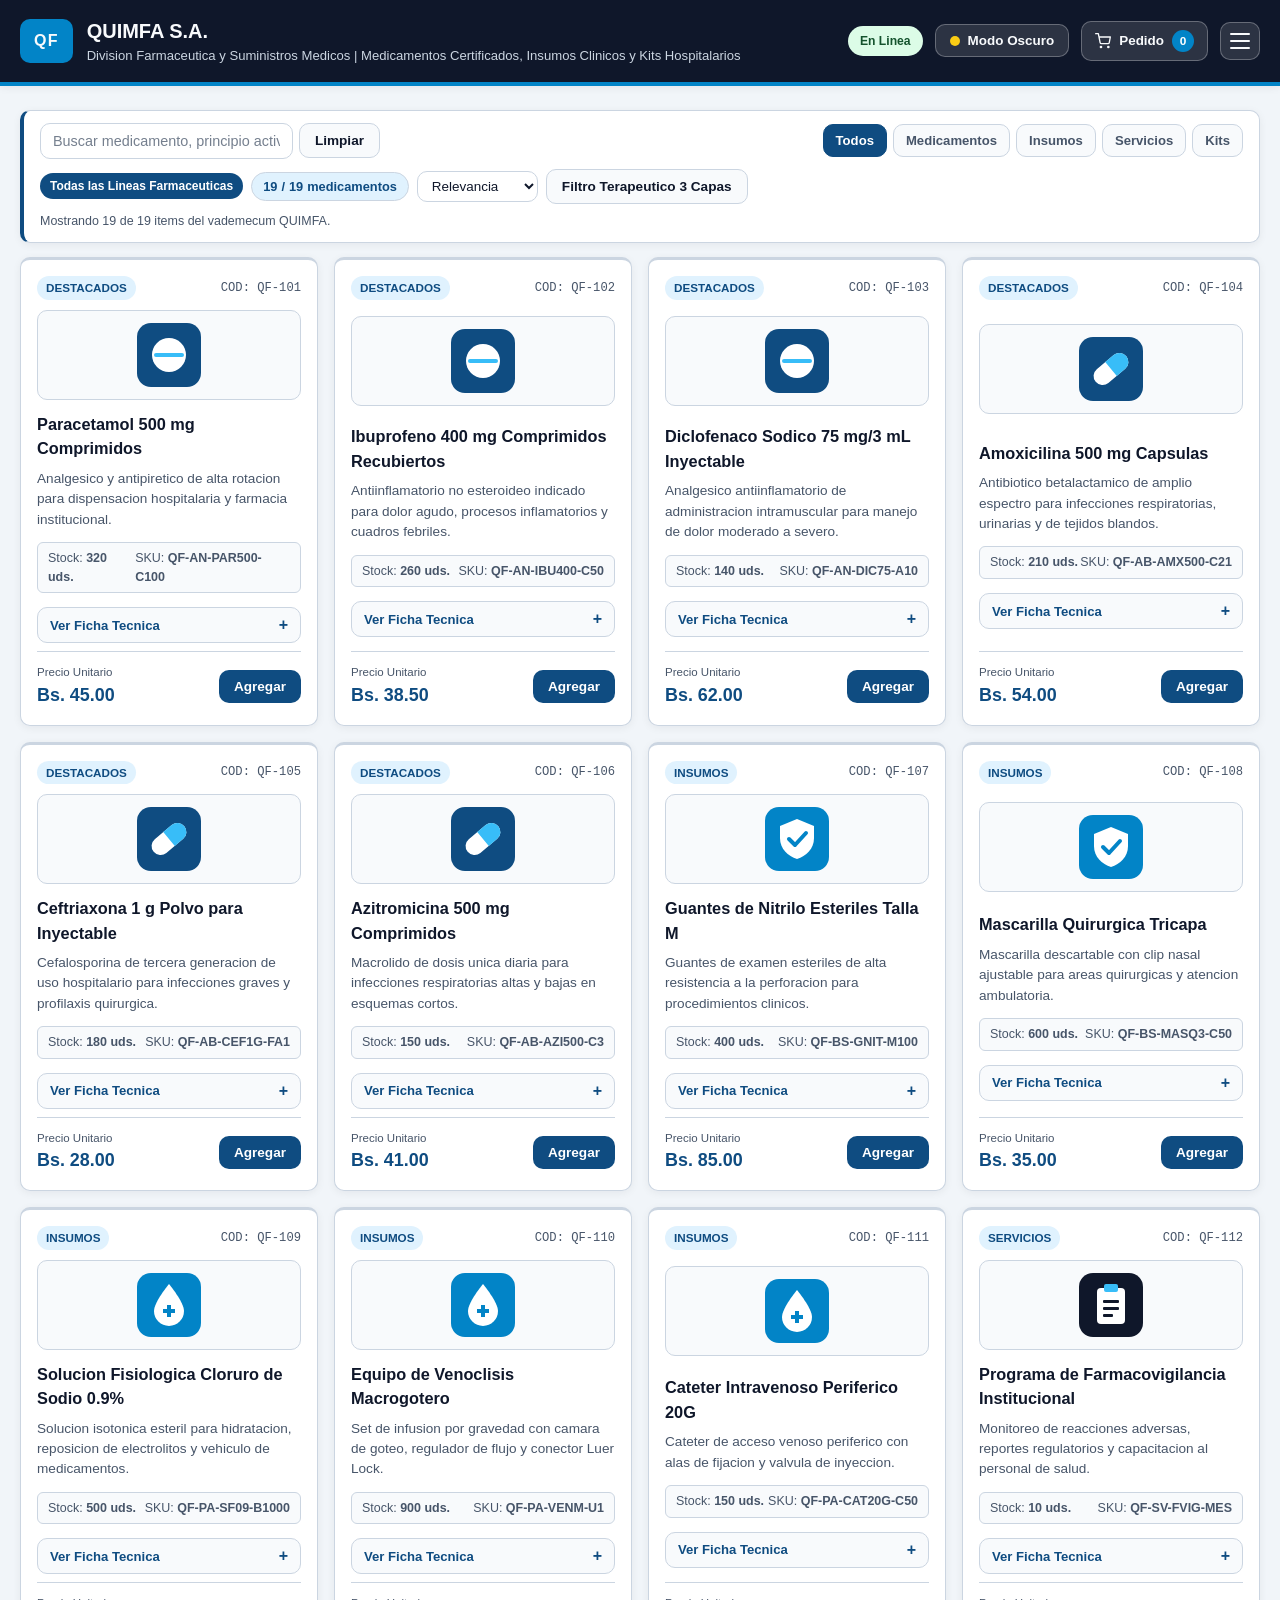
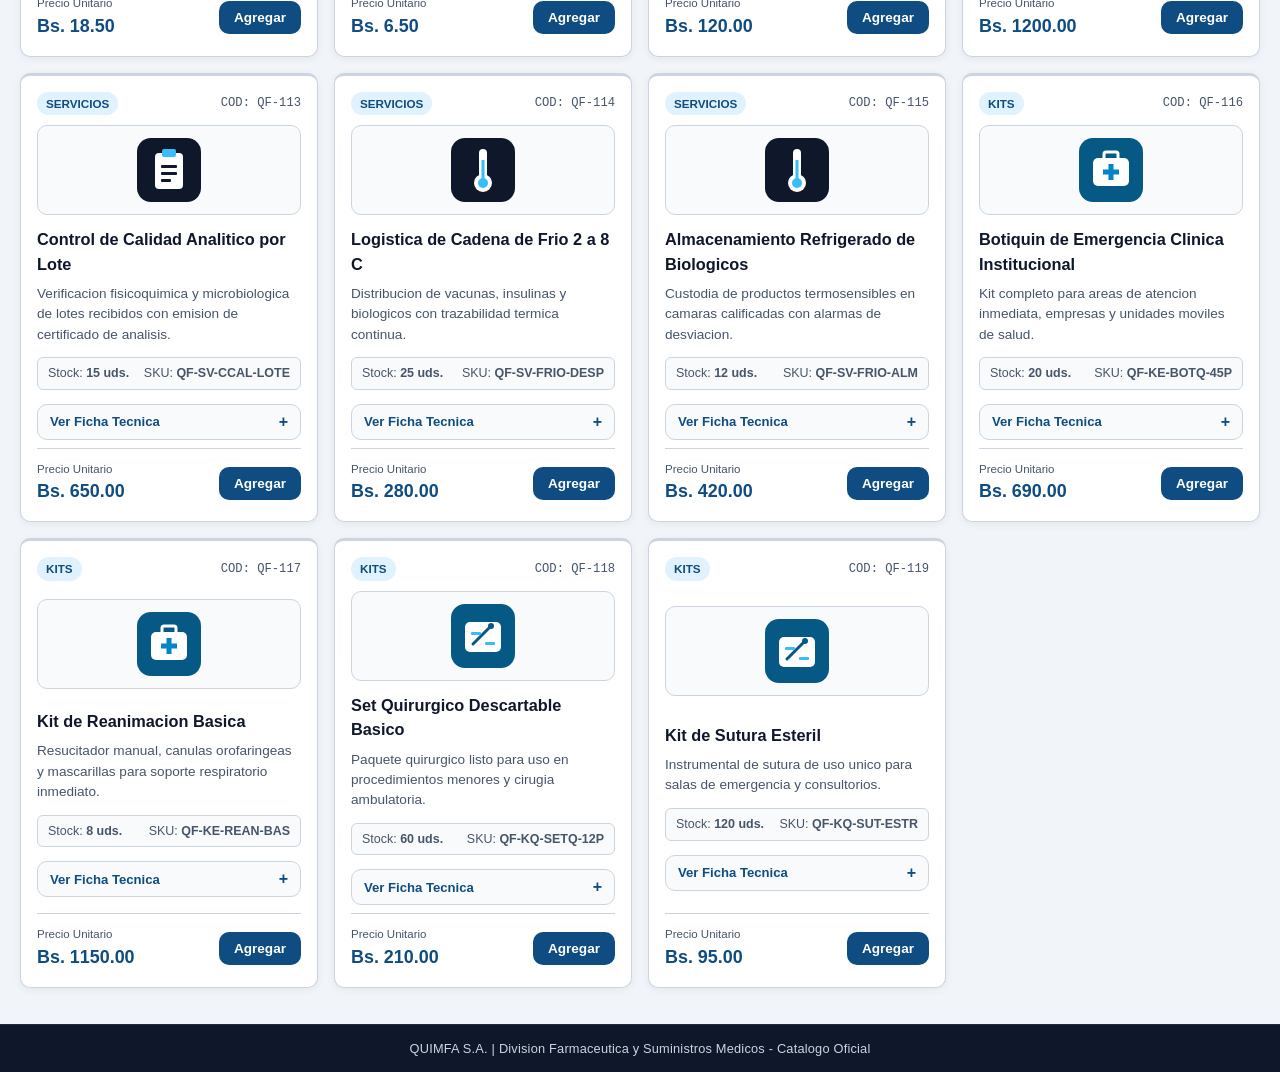
<file: index.html>
<!DOCTYPE html>
<html lang="es">
<head>
    <meta charset="UTF-8">
    <meta name="viewport" content="width=device-width, initial-scale=1.0">
    <meta name="description" content="QUIMFA S.A. Division Farmaceutica y Suministros Medicos. Catalogo oficial de medicamentos certificados, insumos clinicos y kits hospitalarios.">
    <meta name="theme-color" content="#0f4c81">
    <title>QUIMFA S.A. | Catalogo Farmaceutico y Suministros Medicos</title>
    <link rel="manifest" href="manifest.json">
    <script>
        if ('serviceWorker' in navigator) {
            window.addEventListener('load', function () {
                navigator.serviceWorker.register('sw.js', { scope: './' }).catch(function () {});
            });
        }
    </script>
    <script>
        (function () {
            var esDispositivoMovil = window.innerWidth < 768 || /Android|webOS|iPhone|iPad|iPod|BlackBerry|IEMobile|Opera Mini/i.test(navigator.userAgent);
            if (esDispositivoMovil) {
                window.location.replace('pwa/index.html');
            }
        })();
    </script>
    <link rel="stylesheet" href="CSS/styles.css">
</head>
<body class="modo-claro" id="app-raiz">

    <div id="contenedor-toasts" class="contenedor-toasts" aria-live="polite"></div>

    <header class="encabezado-principal">
        <div class="contenedor-ancho barra-superior">
            <div class="marca-corporativa">
                <span class="marca-sigla" id="marca-sigla">QF</span>
                <div class="marca-textos">
                    <h1 class="marca-titulo" id="marca-titulo">QUIMFA S.A.</h1>
                    <p class="marca-subtitulo" id="marca-subtitulo">Division Farmaceutica y Suministros Medicos | Medicamentos Certificados, Insumos Clinicos y Kits Hospitalarios</p>
                </div>
            </div>

            <div class="grupo-navegacion-acciones">
                <nav id="menu-movil" class="navegacion-principal" aria-label="Navegacion Principal">
                    <button type="button" class="btn-menu-vista activo" data-vista="vista-catalogo" data-log="Navegacion: Pestana Vademecum">Vademecum</button>
                    <button type="button" class="btn-menu-vista" data-vista="vista-cotizador" data-log="Navegacion: Pestana Cotizador y Lotes">Cotizador y Lotes</button>
                    <button type="button" class="btn-menu-vista" data-vista="vista-paquetes" data-log="Navegacion: Pestana Paquetes">Paquetes</button>
                    <button type="button" class="btn-menu-vista" data-vista="vista-nosotros" data-log="Navegacion: Pestana Nosotros">Nosotros</button>
                    <button type="button" class="btn-menu-vista btn-menu-auditoria" data-vista="vista-auditoria" data-log="Navegacion: Pestana Bitacora">
                        Bitacora
                        <span class="insignia-menu-log" id="contador-eventos-menu">0</span>
                    </button>
                </nav>

                <div class="acciones-barra-superior">
                    <span id="estadoRed" class="indicador-red">En Linea</span>

                    <button type="button" id="btn-alternar-tema" class="btn-alternar-tema" data-log="Interfaz: Alternar Modo Oscuro / Modo Claro">
                        <span class="indicador-tema-punto"></span>
                        <span id="texto-boton-tema">Modo Oscuro</span>
                    </button>

                    <button type="button" id="btn-toggle-carrito" class="btn-toggle-carrito" data-log="Carrito: Alternar Panel de Pedido" aria-expanded="false" aria-controls="panel-carrito-drawer">
                        <svg width="16" height="16" viewBox="0 0 24 24" fill="none" stroke="currentColor" stroke-width="2" stroke-linecap="round" stroke-linejoin="round" aria-hidden="true">
                            <circle cx="9" cy="21" r="1"></circle>
                            <circle cx="20" cy="21" r="1"></circle>
                            <path d="M1 1h4l2.68 13.39a2 2 0 0 0 2 1.61h9.72a2 2 0 0 0 2-1.61L23 6H6"></path>
                        </svg>
                        <span>Pedido</span>
                        <span class="insignia-contador-header" id="badge-cantidad-carrito">0</span>
                    </button>

                    <button type="button" id="btn-menu" class="btn-menu-hamburguesa" data-log="Interfaz: Alternar Menu Hamburguesa" aria-label="Abrir Menu">
                        <span class="linea-hamburguesa"></span>
                        <span class="linea-hamburguesa"></span>
                        <span class="linea-hamburguesa"></span>
                    </button>
                </div>
            </div>
        </div>
    </header>

    <main class="contenedor-ancho layout-principal">
        <div class="columna-contenido">

            <section id="vista-catalogo" class="vista-seccion vista-activa">
                <div id="banner-linea" class="barra-superior-vademecum seccion-destacada matiz-todos">
                    <div class="fila-controles-compactos">
                        <div class="buscador-compacto">
                            <input type="text" id="buscador-productos" class="control-input control-input-compacto" placeholder="Buscar medicamento, principio activo o codigo..." autocomplete="off" aria-label="Buscador en tiempo real" data-log="Buscador: Tecleo en Campo de Busqueda">
                            <button type="button" id="btn-limpiar-busqueda" class="btn-secundario btn-compacto" data-log="Buscador: Limpiar Texto">Limpiar</button>
                        </div>

                        <div class="grupo-botones-filtro" id="grupo-filtros-categoria">
                            <button type="button" class="btn-filtro btn-filtro-compacto activo" data-categoria="todos" data-log="Filtro Categoria: Todos">Todos</button>
                            <button type="button" class="btn-filtro btn-filtro-compacto" data-categoria="destacados" data-log="Filtro Categoria: Medicamentos">Medicamentos</button>
                            <button type="button" class="btn-filtro btn-filtro-compacto" data-categoria="insumos" data-log="Filtro Categoria: Insumos">Insumos</button>
                            <button type="button" class="btn-filtro btn-filtro-compacto" data-categoria="servicios" data-log="Filtro Categoria: Servicios">Servicios</button>
                            <button type="button" class="btn-filtro btn-filtro-compacto" data-categoria="kits" data-log="Filtro Categoria: Kits">Kits</button>
                        </div>

                        <div class="utilidades-compactas">
                            <span class="indicador-linea-badge" id="indicador-linea-activa"><strong>Todas las Lineas Farmaceuticas</strong></span>
                            <span class="insignia-visibles-catalogo">
                                <strong id="indicador-visibles-catalogo">0</strong> / <strong id="indicador-total-catalogo">0</strong> medicamentos
                            </span>
                            <select id="selector-orden" class="control-select control-select-pequeno" aria-label="Ordenar medicamentos" data-log="Selector de Ordenamiento de Catalogo">
                                <option value="predeterminado">Relevancia</option>
                                <option value="precio-asc">Menor precio</option>
                                <option value="precio-desc">Mayor precio</option>
                                <option value="nombre-asc">A - Z</option>
                                <option value="nombre-desc">Z - A</option>
                            </select>
                            <button type="button" id="btn-toggle-cascada" class="btn-secundario btn-compacto" aria-expanded="false" aria-controls="filtros-cascada" data-log="Filtro 3 Capas: Alternar Panel">Filtro Terapeutico 3 Capas</button>
                        </div>
                    </div>

                    <p id="texto-estado-filtro" class="texto-estado-compacto">Cargando catalogo farmaceutico...</p>

                    <section id="filtros-cascada" class="filter-section-compacta" style="display: none;">
                        <div class="filtros-cascada-grilla">
                            <select id="capa1" class="control-select control-select-pequeno" data-log="Filtro 3 Capas: Seleccion Capa 1">
                                <option value="">-- Elija Linea Farmaceutica --</option>
                                <option value="destacados">Medicamentos Destacados / Alta Rotacion</option>
                                <option value="insumos">Insumos y Material Clinico</option>
                                <option value="servicios">Servicios Farmaceuticos y Asesoria</option>
                                <option value="kits">Kits y Paquetes Hospitalarios</option>
                            </select>
                            <select id="capa2" class="control-select control-select-pequeno" disabled data-log="Filtro 3 Capas: Seleccion Capa 2">
                                <option value="">-- Primero elija linea --</option>
                            </select>
                            <div id="resultadoFiltro" class="item-card item-card-compacto">Seleccione linea y subcategoria terapeutica...</div>
                        </div>
                    </section>
                </div>

                <div id="mensaje-sin-resultados" class="alerta-vacia" style="display: none;">
                    <h3>No se encontraron productos coincidentes</h3>
                    <p>Intente con otro termino de busqueda o restablezca los filtros activos.</p>
                    <button type="button" id="btn-restablecer-filtros" class="btn-primario" data-log="Catalogo: Restablecer Filtros">Mostrar Todo el Catalogo</button>
                </div>

                <div id="contenedor-tarjetas" class="grilla-catalogo linea-todos">
                    <div class="estado-carga-catalogo">Cargando medicamentos desde data/medicamentos.json...</div>
                </div>
            </section>

            <section id="vista-cotizador" class="vista-seccion oculto">
                <div class="grilla-cotizador-fusionado">
                    <div class="panel-bloque">
                        <span class="insignia-categoria">Cotizacion Mayorista</span>
                        <h2 class="titulo-seccion">Cotizador Mayorista y Reserva de Lote</h2>
                        <p class="descripcion-seccion">Calcule reservas de lotes institucionales o registre ordenes rapidas por presentacion farmaceutica.</p>

                        <div class="aviso-tarifa-protegida">
                            Al confirmar la reserva se activa la tarifa institucional protegida por <strong>00:30</strong> segundos en la ventana de confirmacion.
                        </div>

                        <div class="calculadora-reserva">
                            <label for="hrs">Lotes o Asesoria Especial (40 BOB/ud):</label>
                            <input type="number" id="hrs" class="control-input" value="1" min="1">
                            <h4>Total: <span id="total">40</span> BOB</h4>
                            <button type="button" id="btnModal" class="btn-primario" data-log="Cotizador: Confirmar Reserva de Lotes Especiales">Confirmar Reserva</button>
                        </div>

                        <div class="separador-subpanel">
                            <h3 class="subtitulo-bloque-cotizador">Orden Directa por Presentacion</h3>
                            <form id="orderForm" class="formulario-orden" novalidate>
                                <label for="variantSelect" class="etiqueta-campo">Presentacion Farmaceutica:</label>
                                <select id="variantSelect" class="control-select">
                                    <option value="Caja Clinica Basica (1 und)" data-precio="50">Caja Clinica Basica (1 und) - 50 BOB</option>
                                    <option value="Pack Hospitalario Doble (2 und)" data-precio="80">Pack Hospitalario Doble (2 und) - 80 BOB</option>
                                    <option value="Lote Institucional Mayorista (10 und)" data-precio="350">Lote Institucional Mayorista (10 und) - 350 BOB</option>
                                </select>
                                <div class="cabecera-campo">
                                    <label for="userTikTok" class="etiqueta-campo">Codigo de Farmacia o Institucion:</label>
                                    <span id="errUserTikTok" class="estado-validacion-campo"></span>
                                </div>
                                <input type="text" id="userTikTok" class="control-input" placeholder="Ej. FARM-SCZ-014">
                                <button type="submit" class="btn-order btn-primario">Incorporar Orden al Pedido</button>
                            </form>
                            <div id="logDia2" class="log-box"><div>[Sistema] Mesa mayorista lista para registrar presentaciones.</div></div>
                        </div>
                    </div>

                    <div class="panel-bloque">
                        <span class="insignia-categoria">Atencion Prioritaria</span>
                        <h2 class="titulo-seccion">Lotes Prioritarios Flash y Mesa de Regencia Farmaceutica</h2>
                        <p class="descripcion-seccion">Reserve lotes clinicos con descuento institucional vigente y envie consultas directas al Regente Farmaceutico en turno.</p>

                        <div id="liveContainer" class="stream-box">
                            <p>DISPONIBLE EN TURNO: Lote Analgesico Clinico con Descuento Institucional</p>
                            <button type="button" class="btn-oferta" data-prod="Lote Analgesico Clinico 50% OFF" data-precio="225">Reservar Lote Analgesico (Bs. 225)</button>
                            <button type="button" class="btn-oferta btn-like" data-action="Like">Confirmar Recepcion de Lote</button>
                        </div>
                        <label for="chatInput" class="etiqueta-campo">Consulta al Regente Farmaceutico en turno:</label>
                        <input type="text" id="chatInput" class="control-input" placeholder="Escriba consulta sobre stock, lote o registro sanitario...">
                        <div id="logOutput" class="log-stream"><div>[Regencia Farmaceutica] Canal abierto para consultas de turno.</div></div>
                    </div>
                </div>
            </section>

            <section id="vista-paquetes" class="vista-seccion oculto">
                <div class="panel-bloque">
                    <h2 class="titulo-seccion">Kits y Paquetes Hospitalarios</h2>
                    <p class="descripcion-seccion">Paquetes preconfigurados con tarifa institucional. Al seleccionar un paquete se incorpora inmediatamente a su pedido.</p>

                    <div class="grilla-planes">
                        <div class="tarjeta-plan">
                            <span class="plan-etiqueta">Atencion Primaria</span>
                            <h3 class="plan-nombre">Kit Basico de Botiquin Institucional</h3>
                            <p class="plan-precio">Bs. 290.00</p>
                            <ul class="plan-lista">
                                <li>Analgesicos y antisepticos de primera respuesta</li>
                                <li>Material de curacion esteril</li>
                                <li>Reposicion trimestral programada</li>
                            </ul>
                            <button type="button" class="accordion-btn" data-log="Acordeon: Contenido PACK-201">Ver Contenido del Paquete</button>
                            <div class="accordion-panel" style="display: none;">Paracetamol 500 mg x 100, gasas esteriles x 50, alcohol al 70% 1 L, vendas elasticas x 6 y guantes de nitrilo x 100.</div>
                            <button type="button" class="btn-primario btn-agregar-plan" data-id="PACK-201" data-nombre="Kit Basico de Botiquin Institucional" data-categoria="kits" data-precio="290.00" data-log="Paquetes: Incorporar PACK-201">Incorporar al Pedido</button>
                        </div>

                        <div class="tarjeta-plan plan-destacado">
                            <span class="plan-etiqueta">Mas Solicitado</span>
                            <h3 class="plan-nombre">Paquete Hospitalario Integral</h3>
                            <p class="plan-precio">Bs. 580.00</p>
                            <ul class="plan-lista">
                                <li>Antibioticos y soluciones parenterales</li>
                                <li>Insumos de bioseguridad para sala</li>
                                <li>Asesoria farmaceutica dedicada</li>
                            </ul>
                            <button type="button" class="accordion-btn" data-log="Acordeon: Contenido PACK-202">Ver Contenido del Paquete</button>
                            <div class="accordion-panel" style="display: none;">Ceftriaxona 1 g x 20, solucion fisiologica 1000 mL x 12, equipos de venoclisis x 24, mascarillas tricapa x 50 y visita tecnica mensual.</div>
                            <button type="button" class="btn-primario btn-agregar-plan" data-id="PACK-202" data-nombre="Paquete Hospitalario Integral" data-categoria="kits" data-precio="580.00" data-log="Paquetes: Incorporar PACK-202">Incorporar al Pedido</button>
                        </div>

                        <div class="tarjeta-plan">
                            <span class="plan-etiqueta">Convenio Institucional</span>
                            <h3 class="plan-nombre">Convenio Clinico Premium</h3>
                            <p class="plan-precio">Bs. 950.00</p>
                            <ul class="plan-lista">
                                <li>Cobertura integral del vademecum QUIMFA</li>
                                <li>Farmacovigilancia y control de calidad</li>
                                <li>Despacho en cadena de frio incluido</li>
                            </ul>
                            <button type="button" class="accordion-btn" data-log="Acordeon: Contenido PACK-203">Ver Contenido del Paquete</button>
                            <div class="accordion-panel" style="display: none;">Precios preferenciales en todo el catalogo, informe mensual de farmacovigilancia, analisis de un lote por mes y dos despachos refrigerados.</div>
                            <button type="button" class="btn-primario btn-agregar-plan" data-id="PACK-203" data-nombre="Convenio Clinico Premium" data-categoria="kits" data-precio="950.00" data-log="Paquetes: Incorporar PACK-203">Incorporar al Pedido</button>
                        </div>
                    </div>
                </div>
            </section>

            <section id="vista-nosotros" class="vista-seccion oculto">
                <div class="panel-bloque panel-corporativo">
                    <span class="insignia-categoria">Registro Sanitario Vigente y Cadena de Suministro Certificada</span>
                    <h2 class="titulo-seccion">Nosotros | QUIMFA S.A.</h2>
                    <p class="descripcion-seccion">Division Farmaceutica y Suministros Medicos orientada al abastecimiento de farmacias, clinicas e instituciones de salud bajo estandares de Buenas Practicas de Manufactura, Almacenamiento y Distribucion.</p>

                    <div class="resumen-mision-nosotros">
                        <div class="bloque-mision">
                            <h3>Mision Farmaceutica</h3>
                            <p>Garantizar medicamentos certificados, insumos clinicos esteriles y kits hospitalarios con trazabilidad completa por lote y respaldo tecnico permanente para el sector salud.</p>
                        </div>
                        <div class="bloque-mision">
                            <h3>Cadena de Suministro Certificada</h3>
                            <p>Almacenamiento controlado, logistica de cadena de frio validada entre 2 y 8 C y atencion institucional directa en todo el territorio nacional.</p>
                        </div>
                    </div>

                    <div class="grilla-ficha">
                        <div class="ficha-item">
                            <h3>1. Medicamentos Certificados</h3>
                            <button type="button" class="accordion-btn" data-log="Acordeon: Institucional Certificacion">Ver Ficha Tecnica del Medicamento</button>
                            <div class="accordion-panel" style="display: none;">Incluye principio activo certificado, posologia y registro sanitario vigente.</div>
                        </div>
                        <div class="ficha-item">
                            <h3>2. Insumos Clinicos Esteriles</h3>
                            <button type="button" class="accordion-btn" data-log="Acordeon: Institucional Insumos">Ver Normas de Calidad</button>
                            <div class="accordion-panel" style="display: none;">Material de bioseguridad y administracion parenteral bajo normas ISO 13485, EN 455 e ISO 10555 con certificados de esterilidad por lote.</div>
                        </div>
                        <div class="ficha-item">
                            <h3>3. Cadena de Frio Validada</h3>
                            <button type="button" class="accordion-btn" data-log="Acordeon: Institucional Cadena de Frio">Ver Protocolo Logistico</button>
                            <div class="accordion-panel" style="display: none;">Transporte y almacenamiento de 2 a 8 C con data logger, contenedores isotermicos calificados y reporte de excursiones termicas.</div>
                        </div>
                        <div class="ficha-item">
                            <h3>4. Transparencia Comercial</h3>
                            <button type="button" class="accordion-btn" data-log="Acordeon: Institucional Facturacion">Ver Condiciones de Facturacion</button>
                            <div class="accordion-panel" style="display: none;">Liquidacion con desglose de subtotal, impuestos de ley (13%) y emision inmediata de confirmacion de pedido institucional.</div>
                        </div>
                    </div>
                </div>

                <div class="panel-bloque panel-separado">
                    <h2 class="titulo-seccion">Canales Oficiales y Redes Sociales</h2>
                    <p class="descripcion-seccion">Comuniquese directamente con nuestra Division Institucional a traves de nuestros canales verificados.</p>
                    <div class="redes-contacto redes-corporativas-grid">
                        <a href="https://www.facebook.com/" class="tarjeta-red-social" target="_blank" rel="noopener noreferrer" data-log="Nosotros: Enlace Facebook">
                            <svg width="20" height="20" viewBox="0 0 24 24" fill="none" stroke="currentColor" stroke-width="2" stroke-linecap="round" stroke-linejoin="round" aria-hidden="true">
                                <path d="M18 2h-3a5 5 0 0 0-5 5v3H7v4h3v8h4v-8h3l1-4h-4V7a1 1 0 0 1 1-1h3z"></path>
                            </svg>
                            <div>
                                <strong>Facebook</strong>
                                <span>QUIMFA S.A. Oficial</span>
                            </div>
                        </a>
                        <a href="https://www.instagram.com/" class="tarjeta-red-social" target="_blank" rel="noopener noreferrer" data-log="Nosotros: Enlace Instagram">
                            <svg width="20" height="20" viewBox="0 0 24 24" fill="none" stroke="currentColor" stroke-width="2" stroke-linecap="round" stroke-linejoin="round" aria-hidden="true">
                                <rect x="2" y="2" width="20" height="20" rx="5" ry="5"></rect>
                                <path d="M16 11.37A4 4 0 1 1 12.63 8 4 4 0 0 1 16 11.37z"></path>
                                <line x1="17.5" y1="6.5" x2="17.51" y2="6.5"></line>
                            </svg>
                            <div>
                                <strong>Instagram</strong>
                                <span>@quimfa.divisionmedica</span>
                            </div>
                        </a>
                        <a href="https://wa.me/59170000000?text=Hola%20QUIMFA%2C%20solicito%20informacion%20del%20catalogo%20farmaceutico" class="tarjeta-red-social tarjeta-red-mensajeria" target="_blank" rel="noopener noreferrer" data-log="Nosotros: Enlace WhatsApp">
                            <svg width="20" height="20" viewBox="0 0 24 24" fill="none" stroke="currentColor" stroke-width="2" stroke-linecap="round" stroke-linejoin="round" aria-hidden="true">
                                <path d="M21 11.5a8.38 8.38 0 0 1-.9 3.8 8.5 8.5 0 0 1-7.6 4.7 8.38 8.38 0 0 1-3.8-.9L3 21l1.9-5.7a8.38 8.38 0 0 1-.9-3.8 8.5 8.5 0 0 1 4.7-7.6 8.38 8.38 0 0 1 3.8-.9h.5a8.48 8.48 0 0 1 8 8v.5z"></path>
                            </svg>
                            <div>
                                <strong>WhatsApp</strong>
                                <span>Atencion Comercial Directa</span>
                            </div>
                        </a>
                    </div>
                </div>

                <div class="panel-bloque panel-separado">
                    <h2 class="titulo-seccion">Solicitud de Contacto Institucional</h2>
                    <p class="descripcion-seccion">Registre su requerimiento institucional. Si opera sin conexion, las solicitudes se resguardan automaticamente en orden FIFO para su envio al reconectar.</p>
                    <form id="pwaForm" class="formulario-contacto" novalidate>
                        <div class="grilla-formulario">
                            <div class="campo-grupo">
                                <div class="cabecera-campo">
                                    <label for="contacto-nombre" class="etiqueta-campo">Institucion o Responsable *</label>
                                    <span id="errNombre" class="estado-validacion-campo"></span>
                                </div>
                                <input type="text" id="contacto-nombre" class="control-input" placeholder="Ej. Clinica San Lucas">
                            </div>
                            <div class="campo-grupo">
                                <div class="cabecera-campo">
                                    <label for="contacto-correo" class="etiqueta-campo">Correo Electronico *</label>
                                    <span id="errCorreo" class="estado-validacion-campo"></span>
                                </div>
                                <input type="email" id="contacto-correo" class="control-input" placeholder="compras@institucion.com">
                            </div>
                        </div>
                        <div class="campo-grupo campo-completo">
                            <div class="cabecera-campo">
                                <label for="contacto-mensaje" class="etiqueta-campo">Requerimiento *</label>
                                <span id="errMensaje" class="estado-validacion-campo"></span>
                            </div>
                            <textarea id="contacto-mensaje" class="control-input control-textarea" rows="3" placeholder="Detalle los medicamentos o insumos requeridos..."></textarea>
                        </div>
                        <div id="feedback-contacto" class="feedback-formulario" aria-live="polite"></div>
                        <div class="acciones-formulario-contacto">
                            <button type="submit" class="btn-primario" data-log="Contacto: Enviar Solicitud Institucional">Enviar Solicitud</button>
                            <button type="button" id="btn-simular-offline" class="btn-secundario" data-log="Contacto: Alternar Simulacion Cola FIFO">Simular Envio en Cola FIFO</button>
                        </div>
                    </form>

                    <div id="panel-cola-fifo" class="panel-cola-fifo">
                        <div class="cola-fifo-cabecera">
                            <div>
                                <strong>Cola Offline-First (Orden FIFO)</strong>
                                <span id="estado-modo-cola" class="estado-modo-cola">En linea: despacho directo</span>
                            </div>
                            <div class="cola-fifo-acciones">
                                <span class="insignia-cola-fifo" id="contador-cola-fifo">0 en cola</span>
                                <button type="button" id="btn-despachar-cola" class="btn-secundario btn-compacto" data-log="Contacto: Despachar Cola FIFO">Despachar Cola</button>
                            </div>
                        </div>
                        <ul id="lista-cola-fifo" class="lista-cola-fifo">
                            <li class="cola-fifo-vacia">Sin solicitudes pendientes en cola offline.</li>
                        </ul>
                    </div>
                </div>
            </section>

            <section id="vista-auditoria" class="vista-seccion oculto">
                <div class="panel-bloque">
                    <div class="cabecera-bitacora-vista">
                        <div>
                            <span class="insignia-categoria">Registro de Operaciones</span>
                            <h2 class="titulo-seccion">Bitacora Global de Eventos del Sistema</h2>
                            <p class="descripcion-seccion">Historial cronologico de consultas terapeuticas, selecciones de catalogo y operaciones comerciales del portal.</p>
                        </div>
                        <div class="acciones-bitacora-barra">
                            <button type="button" id="btn-limpiar-bitacora" class="btn-secundario btn-pequeno" data-log="Auditoria: Limpiar Historial de Bitacora">Vaciar Bitacora</button>
                        </div>
                    </div>

                    <div class="grilla-estadisticas-bitacora">
                        <div class="tarjeta-estadistica-log">
                            <span class="etiqueta-estadistica-log">Total Eventos Registrados</span>
                            <strong class="valor-estadistica-log" id="contador-eventos-log">0</strong>
                        </div>
                        <div class="tarjeta-estadistica-log">
                            <span class="etiqueta-estadistica-log">Interacciones de Clic / UI</span>
                            <strong class="valor-estadistica-log" id="contador-eventos-clicks">0</strong>
                        </div>
                        <div class="tarjeta-estadistica-log">
                            <span class="etiqueta-estadistica-log">Consultas / Filtros</span>
                            <strong class="valor-estadistica-log" id="contador-eventos-busquedas">0</strong>
                        </div>
                        <div class="tarjeta-estadistica-log">
                            <span class="etiqueta-estadistica-log">Operaciones de Carrito / Orden</span>
                            <strong class="valor-estadistica-log" id="contador-eventos-transacciones">0</strong>
                        </div>
                    </div>

                    <ul id="lista-bitacora-global" class="lista-bitacora"></ul>
                </div>
            </section>

        </div>
    </main>

    <div id="carrito-drawer-overlay" class="carrito-drawer-overlay"></div>

    <aside id="panel-carrito-drawer" class="panel-carrito-drawer" aria-labelledby="titulo-carrito">
        <div class="panel-lateral-cabecera">
            <div>
                <h2 id="titulo-carrito" class="panel-lateral-titulo">Resumen de Pedido</h2>
                <span class="subtitulo-carrito">Carrito institucional sincronizado</span>
            </div>
            <button type="button" id="btn-cerrar-drawer-carrito" class="btn-cerrar-drawer" data-log="Carrito: Cerrar Panel Flotante" aria-label="Cerrar panel de pedido">X</button>
        </div>

        <div id="carrito-vacio-mensaje" class="carrito-vacio">
            <p>Su carrito esta vacio. Seleccione medicamentos, insumos o paquetes del catalogo para iniciar su pedido.</p>
        </div>

        <ul id="lista-items-carrito" class="lista-carrito"></ul>

        <div class="resumen-carrito">
            <div class="fila-resumen">
                <span>Productos distintos:</span>
                <strong id="resumen-cantidad-lineas">0</strong>
            </div>
            <div class="fila-resumen">
                <span>Unidades totales:</span>
                <strong id="resumen-cantidad-unidades">0</strong>
            </div>
            <div class="fila-resumen">
                <span>Subtotal Neto:</span>
                <strong id="carrito-subtotal">Bs. 0.00</strong>
            </div>
            <div class="fila-resumen">
                <span>Impuestos de Ley (13%):</span>
                <strong id="carrito-impuesto">Bs. 0.00</strong>
            </div>
            <div class="fila-resumen fila-total">
                <span>Total a Pagar:</span>
                <strong id="carrito-total">Bs. 0.00</strong>
            </div>
        </div>

        <div class="acciones-carrito">
            <button type="button" id="btn-abrir-modal-checkout" class="btn-primario btn-bloque" data-log="Checkout: Abrir Modal de Confirmacion">Confirmar Pedido (Checkout)</button>
            <button type="button" id="btn-limpiar-carrito" class="btn-peligro btn-bloque" data-log="Carrito: Vaciar Inventario Completo">Vaciar Carrito</button>
        </div>
    </aside>

    <div id="modal-checkout-overlay" class="modal-overlay" role="dialog" aria-modal="true" aria-labelledby="modal-checkout-titulo">
        <div class="modal-contenedor">
            <div class="modal-cabecera">
                <div>
                    <h2 id="modal-checkout-titulo" class="modal-titulo">Confirmacion de Pedido Farmaceutico</h2>
                    <p class="modal-subtitulo">Complete los datos institucionales antes de que expire la tarifa protegida.</p>
                </div>
                <button type="button" id="btn-cerrar-modal" class="btn-cerrar-modal" data-log="Checkout: Cerrar Ventana Modal" aria-label="Cerrar">X</button>
            </div>

            <div class="temporizador-bloque">
                <div class="temporizador-info">
                    <span>Tiempo restante de tarifa flash:</span>
                    <strong id="temporizador-texto" class="temporizador-contador">00:30</strong>
                </div>
                <div class="barra-progreso-fondo">
                    <div id="barra-progreso-tiempo" class="barra-progreso-relleno"></div>
                </div>
            </div>

            <form id="formulario-checkout" class="formulario-checkout" novalidate>
                <div class="grilla-formulario">
                    <div class="campo-grupo">
                        <div class="cabecera-campo">
                            <label for="input-cliente-nombre" class="etiqueta-campo">Institucion o Razon Social *</label>
                            <span class="estado-validacion-campo"></span>
                        </div>
                        <input type="text" id="input-cliente-nombre" class="control-input campo-validable" placeholder="Ej. Farmacia Central S.R.L.">
                    </div>

                    <div class="campo-grupo">
                        <div class="cabecera-campo">
                            <label for="input-cliente-documento" class="etiqueta-campo">NIT o Carnet de Identidad *</label>
                            <span class="estado-validacion-campo"></span>
                        </div>
                        <input type="text" id="input-cliente-documento" class="control-input campo-validable" placeholder="Ej. 4829104015">
                    </div>

                    <div class="campo-grupo">
                        <div class="cabecera-campo">
                            <label for="input-cliente-correo" class="etiqueta-campo">Correo Electronico *</label>
                            <span class="estado-validacion-campo"></span>
                        </div>
                        <input type="email" id="input-cliente-correo" class="control-input campo-validable" placeholder="compras@institucion.com">
                    </div>

                    <div class="campo-grupo">
                        <div class="cabecera-campo">
                            <label for="input-cliente-telefono" class="etiqueta-campo">Telefono de Contacto *</label>
                            <span class="estado-validacion-campo"></span>
                        </div>
                        <input type="tel" id="input-cliente-telefono" class="control-input campo-validable" placeholder="Ej. 70012345">
                    </div>

                    <div class="campo-grupo">
                        <div class="cabecera-campo">
                            <label for="select-metodo-pago" class="etiqueta-campo">Metodo de Pago *</label>
                            <span class="estado-validacion-campo"></span>
                        </div>
                        <select id="select-metodo-pago" class="control-select campo-validable" data-log="Checkout: Seleccion de Metodo de Pago">
                            <option value="">Seleccione una opcion...</option>
                            <option value="Pago QR Simple">Pago QR Simple</option>
                            <option value="Transferencia Bancaria">Transferencia Bancaria</option>
                            <option value="Credito Institucional 30 dias">Credito Institucional 30 dias</option>
                        </select>
                    </div>

                    <div class="campo-grupo">
                        <div class="cabecera-campo">
                            <label for="input-cliente-direccion" class="etiqueta-campo">Direccion de Entrega o Sucursal *</label>
                            <span class="estado-validacion-campo"></span>
                        </div>
                        <input type="text" id="input-cliente-direccion" class="control-input campo-validable" placeholder="Av. Principal Nro. 450, Zona Central">
                    </div>
                </div>

                <div class="resumen-modal-checkout">
                    <div>
                        <span>Unidades a confirmar: <strong id="modal-unidades-confirmar">0</strong></span>
                    </div>
                    <div>
                        <span>Total Orden: </span>
                        <strong id="modal-total-confirmar">Bs. 0.00</strong>
                    </div>
                </div>

                <div class="modal-acciones">
                    <button type="button" id="btn-cancelar-checkout" class="btn-secundario" data-log="Checkout: Cancelar Formulario">Cancelar</button>
                    <button type="submit" id="btn-confirmar-compra" class="btn-primario" data-log="Checkout: Enviar Confirmacion de Orden">Confirmar y Emitir Orden</button>
                </div>
            </form>
        </div>
    </div>

    <footer class="pie-pagina">
        <div class="contenedor-ancho pie-contenido">
            <p class="pie-linea-unica">QUIMFA S.A. | Division Farmaceutica y Suministros Medicos - Catalogo Oficial</p>
        </div>
    </footer>

    <script src="https://code.jquery.com/jquery-3.7.1.min.js"></script>
    <script src="JS/script.js"></script>
</body>
</html>
</file>
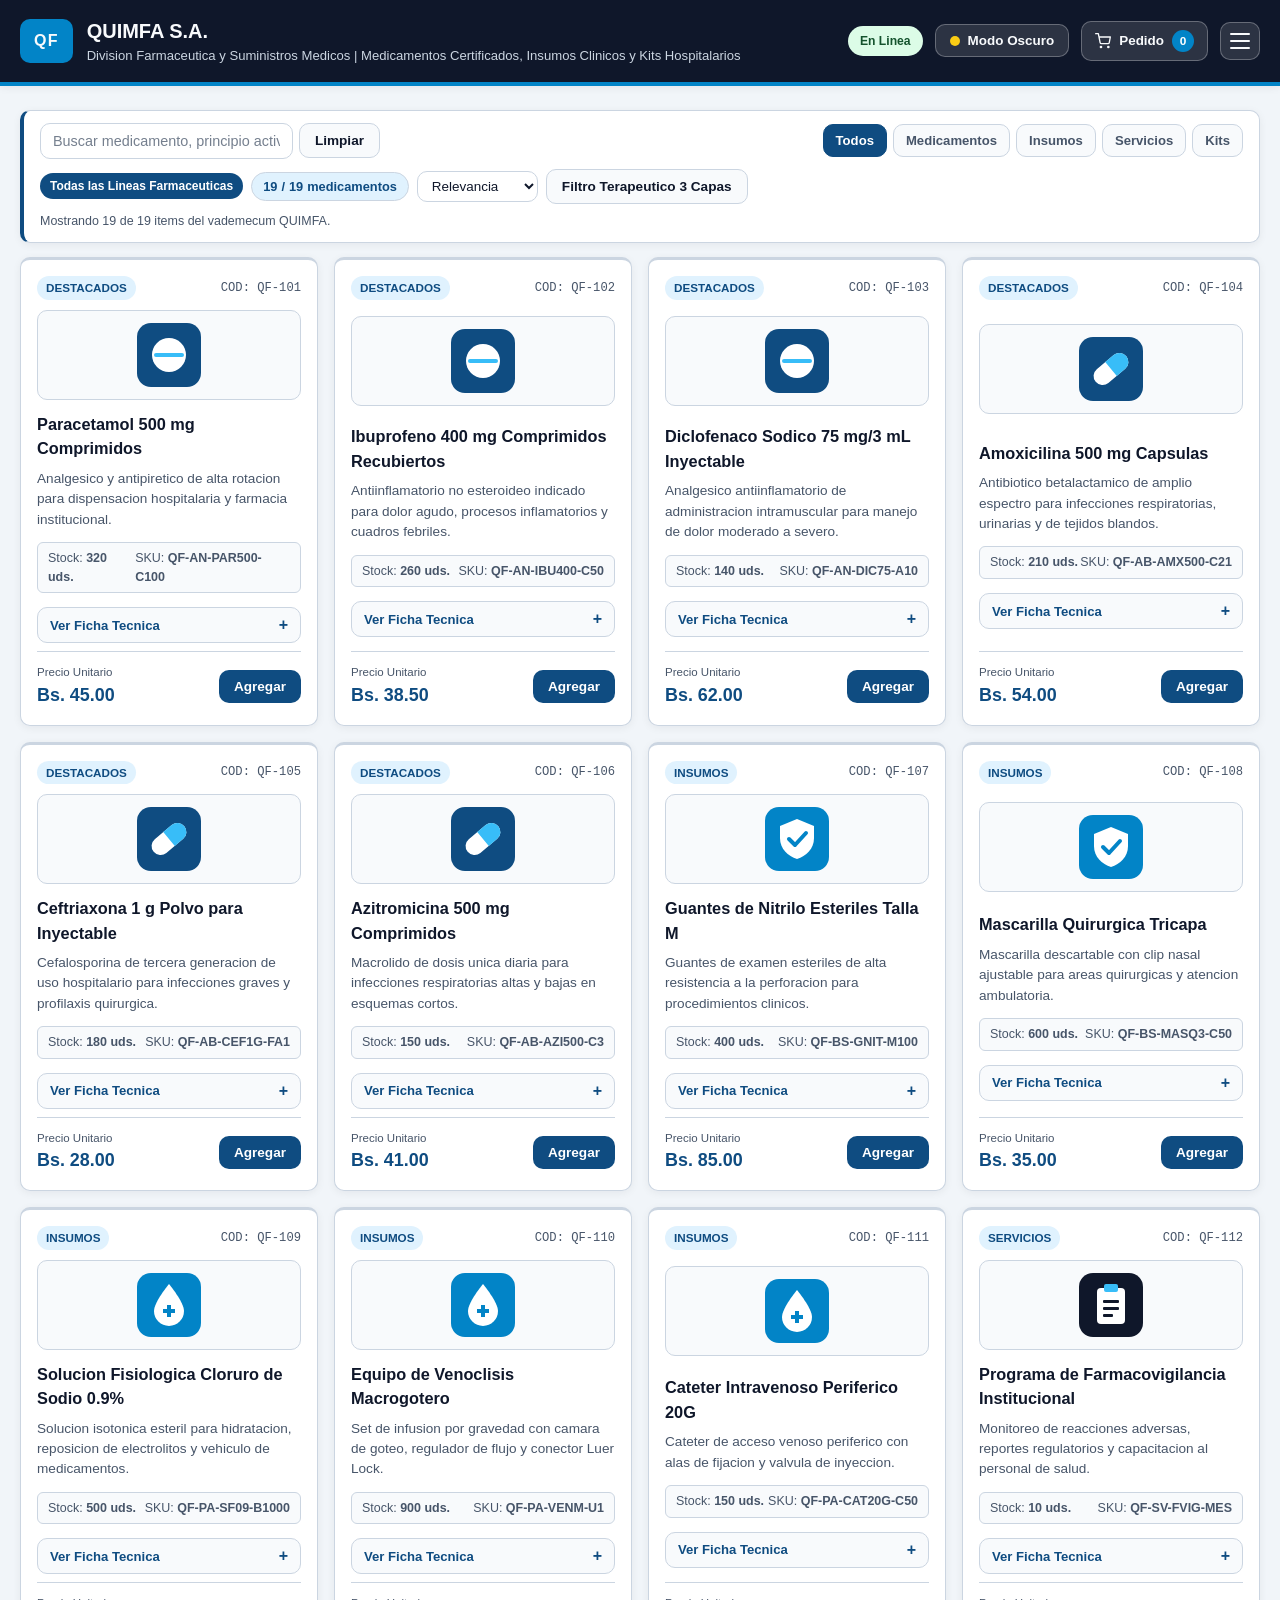
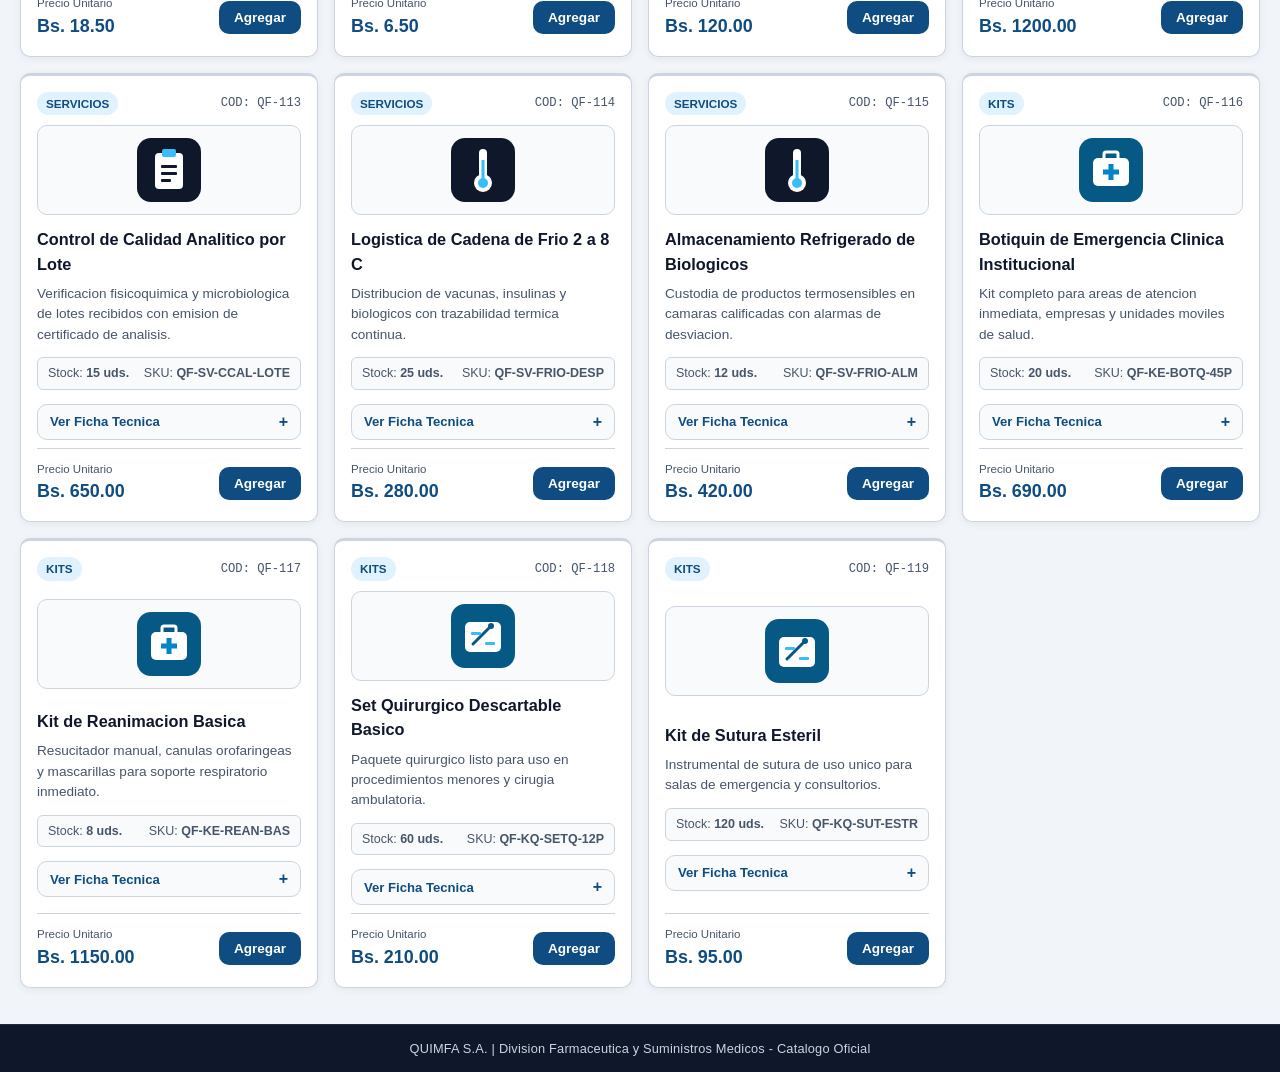
<file: pwa/index.html>
<!DOCTYPE html>
<html lang="es">
<head>
    <meta charset="UTF-8">
    <meta name="viewport" content="width=device-width, initial-scale=1.0, viewport-fit=cover">
    <meta name="description" content="QUIMFA S.A. App Movil del Catalogo Farmaceutico Institucional.">
    <title>QUIMFA App | Farmacia Institucional</title>
    <script>
        (function () {
            var esPantallaEscritorio = window.innerWidth >= 1025 && !/Android|webOS|iPhone|iPad|iPod|BlackBerry|IEMobile|Opera Mini/i.test(navigator.userAgent);
            if (esPantallaEscritorio) {
                window.location.replace('../index.html');
            }
        })();
    </script>
    <link rel="manifest" href="manifest.json">
    <meta name="theme-color" content="#0f4c81">
    <meta name="mobile-web-app-capable" content="yes">
    <meta name="apple-mobile-web-app-capable" content="yes">
    <meta name="apple-mobile-web-app-title" content="QuimfaPWA">
    <link rel="icon" type="image/png" href="icons/icon-192.png">
    <link rel="apple-touch-icon" href="icons/icon-192.png">
    <link rel="stylesheet" href="styles-pwa.css">
    <script>
    if ('serviceWorker' in navigator) {
        window.addEventListener('load', function() {
            navigator.serviceWorker.register('sw.js')
                .then(reg => console.log('Service Worker PWA Registrado con Exito:', reg.scope))
                .catch(err => console.error('Fallo en Registro de SW:', err));
        });
    }
    </script>
</head>
<body class="modo-claro app-android" id="app-raiz">

    <div id="contenedor-toasts" class="contenedor-toasts" aria-live="polite"></div>

    <header class="app-barra-superior">
        <div class="fila-barra-superior">
            <button type="button" id="btn-menu" class="btn-icono" data-log="Interfaz: Alternar Menu Hamburguesa" aria-label="Abrir menu">
                <svg viewBox="0 0 24 24" width="22" height="22" fill="none" stroke="currentColor" stroke-width="2" stroke-linecap="round" aria-hidden="true"><line x1="4" y1="7" x2="20" y2="7"/><line x1="4" y1="12" x2="20" y2="12"/><line x1="4" y1="17" x2="20" y2="17"/></svg>
            </button>
            <div class="pildora-perfil">
                <span class="pildora-sigla">QF</span>
                <span class="pildora-separador">|</span>
                <span class="pildora-texto">Farmacia Institucional</span>
            </div>
            <div class="acciones-barra">
                <button type="button" id="btn-lupa" class="btn-icono" data-log="Interfaz: Abrir Buscador Rapido" aria-label="Buscar">
                    <svg viewBox="0 0 24 24" width="22" height="22" fill="none" stroke="currentColor" stroke-width="2" stroke-linecap="round" stroke-linejoin="round" aria-hidden="true"><circle cx="11" cy="11" r="7"/><line x1="21" y1="21" x2="16.65" y2="16.65"/></svg>
                </button>
                <button type="button" id="btn-alternar-tema" class="btn-icono" data-log="Interfaz: Alternar Modo Oscuro / Modo Claro" aria-label="Cambiar tema">
                    <svg class="icono-luna" viewBox="0 0 24 24" width="22" height="22" fill="none" stroke="currentColor" stroke-width="2" stroke-linecap="round" stroke-linejoin="round" aria-hidden="true"><path d="M21 12.79A9 9 0 1 1 11.21 3 7 7 0 0 0 21 12.79z"/></svg>
                    <svg class="icono-sol" viewBox="0 0 24 24" width="22" height="22" fill="none" stroke="currentColor" stroke-width="2" stroke-linecap="round" aria-hidden="true"><circle cx="12" cy="12" r="4.5"/><line x1="12" y1="1.5" x2="12" y2="4"/><line x1="12" y1="20" x2="12" y2="22.5"/><line x1="1.5" y1="12" x2="4" y2="12"/><line x1="20" y1="12" x2="22.5" y2="12"/><line x1="4.6" y1="4.6" x2="6.4" y2="6.4"/><line x1="17.6" y1="17.6" x2="19.4" y2="19.4"/><line x1="4.6" y1="19.4" x2="6.4" y2="17.6"/><line x1="17.6" y1="6.4" x2="19.4" y2="4.6"/></svg>
                </button>
            </div>
        </div>
        <div class="fila-barra-estado">
            <span class="contador-compacto">Items: <strong id="pwa-contador-items">0</strong> | <strong id="pwa-contador-total">Bs. 0.00</strong></span>
            <span id="estadoRed" class="indicador-red">En Linea</span>
        </div>
        <div id="barra-busqueda" class="barra-busqueda" style="display: none;">
            <input type="search" id="buscador-productos" class="control-input" placeholder="Buscar medicamento, principio activo o codigo..." autocomplete="off" data-log="Buscador: Tecleo en Campo de Busqueda">
            <button type="button" id="btn-limpiar-busqueda" class="btn-texto" data-log="Buscador: Limpiar Texto">Limpiar</button>
        </div>
        <nav id="menu-movil" class="menu-cajon" style="display: none;" aria-label="Menu de navegacion">
            <button type="button" class="item-cajon" data-pantalla="pantalla-inicio" data-log="Menu: Ir a Inicio">Inicio y Lote Flash</button>
            <button type="button" class="item-cajon" data-pantalla="pantalla-vademecum" data-log="Menu: Ir a Vademecum">Vademecum Farmaceutico</button>
            <button type="button" class="item-cajon" data-pantalla="pantalla-cotizador" data-log="Menu: Ir a Cotizador">Cotizador y Orden Rapida</button>
            <button type="button" class="item-cajon" data-pantalla="pantalla-paquetes" data-log="Menu: Ir a Paquetes">Paquetes e Institucional</button>
            <button type="button" class="item-cajon" data-pantalla="pantalla-bitacora" data-log="Menu: Ir a Bitacora"><span>Bitacora de Eventos</span> <span id="contador-eventos-menu" class="insignia-menu-log">0</span></button>
        </nav>
    </header>

    <main class="app-contenido">

        <section id="pantalla-inicio" class="pantalla pantalla-activa">
            <article class="seccion-destacada tarjeta-lote-flash" id="tarjeta-lote-flash">
                <div class="lote-flash-cabecera">
                    <span class="lote-flash-etiqueta">
                        <svg viewBox="0 0 24 24" width="14" height="14" fill="currentColor" aria-hidden="true"><polygon points="13 2 3 14 12 14 11 22 21 10 12 10 13 2"/></svg>
                        Alerta de Lote Flash
                    </span>
                    <strong id="cuenta-lote-flash" class="lote-flash-cuenta">15:00</strong>
                </div>
                <h2 class="lote-flash-titulo">Lote Prioritario Ceftriaxona 1 g</h2>
                <p class="lote-flash-texto">Descuento institucional del 35% por tiempo limitado para farmacias hospitalarias. Confirme su interes antes del cierre.</p>
                <div class="barra-progreso-fondo barra-flash">
                    <div id="barra-lote-flash" class="barra-progreso-relleno"></div>
                </div>
                <div class="lote-flash-acciones">
                    <button type="button" id="btn-lote-flash" class="btn-flash-accion" data-action="Like">Confirmar Lote Prioritario / Like</button>
                    <span class="lote-flash-likes"><strong id="contador-likes-flash">0</strong> confirmaciones</span>
                </div>
            </article>

            <section id="banner-linea" class="tarjeta-linea matiz-todos">
                <span class="tarjeta-linea-etiqueta">Linea activa</span>
                <p id="indicador-linea-activa" class="tarjeta-linea-valor"><strong>Todas las Lineas Farmaceuticas</strong></p>
                <div class="chips-rapidos" id="chips-inicio">
                    <button type="button" class="chip-acceso" data-categoria="destacados" data-log="Inicio: Acceso Rapido Medicamentos">Medicamentos</button>
                    <button type="button" class="chip-acceso" data-categoria="insumos" data-log="Inicio: Acceso Rapido Insumos">Insumos</button>
                    <button type="button" class="chip-acceso" data-categoria="servicios" data-log="Inicio: Acceso Rapido Servicios">Servicios</button>
                    <button type="button" class="chip-acceso" data-categoria="kits" data-log="Inicio: Acceso Rapido Kits">Kits</button>
                </div>
            </section>

            <section class="tarjeta-app">
                <h3 class="tarjeta-app-titulo">Lotes Prioritarios y Mesa de Regencia</h3>
                <p class="tarjeta-app-texto">Reserva directa de lotes clinicos con descuento institucional y consultas al Regente Farmaceutico.</p>
                <div id="liveContainer" class="stream-box">
                    <p>DISPONIBLE EN TURNO: Lotes Farmaceuticos Prioritarios con Descuento Institucional</p>
                    <button type="button" class="btn-oferta" data-prod="Lote Analgesico Clinico 50% OFF" data-precio="225">Reservar Lote Analgesico (Bs. 225)</button>
                    <button type="button" class="btn-oferta btn-like" data-action="Like">Confirmar Recepcion de Lote</button>
                </div>
                <input type="text" id="chatInput" class="control-input" placeholder="Consulta directa al Regente Farmaceutico...">
                <div id="logOutput" class="log-stream"><div>[Regencia Farmaceutica] Canal abierto para consultas de turno.</div></div>
            </section>
        </section>

        <section id="pantalla-vademecum" class="pantalla">
            <h2 class="titulo-pantalla">Vademecum QUIMFA</h2>

            <div class="chips-categoria" id="grupo-filtros-categoria">
                <button type="button" class="btn-filtro activo" data-categoria="todos" data-log="Filtro Categoria: Todos">Todos</button>
                <button type="button" class="btn-filtro" data-categoria="destacados" data-log="Filtro Categoria: Medicamentos">Medicamentos</button>
                <button type="button" class="btn-filtro" data-categoria="insumos" data-log="Filtro Categoria: Insumos">Insumos</button>
                <button type="button" class="btn-filtro" data-categoria="servicios" data-log="Filtro Categoria: Servicios">Servicios</button>
                <button type="button" class="btn-filtro" data-categoria="kits" data-log="Filtro Categoria: Kits">Kits</button>
            </div>

            <div class="barra-estado-catalogo">
                <p id="texto-estado-filtro">Cargando catalogo...</p>
                <div class="fila-vademecum-util">
                    <span class="insignia-visibles-catalogo"><strong id="indicador-visibles-catalogo">0</strong> / <span id="indicador-total-catalogo">0</span></span>
                    <button type="button" id="btn-toggle-cascada" class="btn-secundario btn-compacto-pwa" aria-expanded="false" aria-controls="filtros-cascada" data-log="Filtro 3 Capas: Alternar Panel">Filtro 3 Capas</button>
                    <select id="selector-orden" class="control-select control-select-pequeno" data-log="Selector de Ordenamiento de Catalogo" aria-label="Ordenar catalogo">
                        <option value="predeterminado">Relevancia</option>
                        <option value="precio-asc">Precio menor</option>
                        <option value="precio-desc">Precio mayor</option>
                        <option value="nombre-asc">Nombre A - Z</option>
                        <option value="nombre-desc">Nombre Z - A</option>
                    </select>
                </div>
            </div>

            <section id="filtros-cascada" class="filter-section" style="display: none;">
                <h3>Filtro Terapeutico de 3 Capas</h3>
                <select id="capa1" class="control-select" data-log="Filtro 3 Capas: Seleccion Capa 1">
                    <option value="">-- Elija Linea Farmaceutica --</option>
                    <option value="destacados">Medicamentos Destacados / Alta Rotacion</option>
                    <option value="insumos">Insumos y Material Clinico</option>
                    <option value="servicios">Servicios Farmaceuticos y Asesoria</option>
                    <option value="kits">Kits y Paquetes Hospitalarios</option>
                </select>
                <select id="capa2" class="control-select" disabled data-log="Filtro 3 Capas: Seleccion Capa 2">
                    <option value="">-- Primero elija linea --</option>
                </select>
                <div id="resultadoFiltro" class="item-card">Seleccione las capas anteriores...</div>
            </section>

            <div id="mensaje-sin-resultados" class="alerta-vacia" style="display: none;">
                <h3>Sin coincidencias</h3>
                <p>Ajuste la busqueda o restablezca los filtros.</p>
                <button type="button" id="btn-restablecer-filtros" class="btn-primario" data-log="Catalogo: Restablecer Filtros">Mostrar Todo</button>
            </div>

            <div id="contenedor-tarjetas" class="lista-tarjetas linea-todos">
                <div class="estado-carga-catalogo">Cargando medicamentos...</div>
            </div>
        </section>

        <section id="pantalla-cotizador" class="pantalla">
            <h2 class="titulo-pantalla">Cotizador Institucional</h2>

            <section class="tarjeta-app">
                <h3 class="tarjeta-app-titulo">Reserva de Lotes Especiales</h3>
                <div class="aviso-tarifa-protegida">
                    Tarifa institucional protegida durante <strong>00:30</strong> segundos al confirmar su reserva.
                </div>
                <div class="calculadora-reserva">
                    <label for="hrs">Horas de Reserva / Lotes Especiales (40 BOB/ud): </label>
                    <input type="number" id="hrs" class="control-input" value="1" min="1" inputmode="numeric">
                    <h4>Total: <span id="total">40</span> BOB</h4>
                    <button type="button" id="btnModal" class="btn-primario btn-bloque" data-log="Cotizador: Confirmar Reserva de Lotes Especiales">Confirmar Reserva</button>
                </div>
            </section>

            <section class="tarjeta-app">
                <h3 class="tarjeta-app-titulo">Orden Rapida por Variante</h3>
                <form id="orderForm" class="formulario-orden" novalidate>
                    <label for="variantSelect" class="etiqueta-campo">Seleccionar Presentacion / Variante Farmaceutica:</label>
                    <select id="variantSelect" class="control-select">
                        <option value="Caja Clinica Basica (1 und)" data-precio="50">Caja Clinica Basica (1 und) - 50 BOB</option>
                        <option value="Pack Hospitalario Doble (2 und)" data-precio="80">Pack Hospitalario Doble (2 und) - 80 BOB</option>
                        <option value="Lote Institucional Mayorista (10 und)" data-precio="350">Lote Institucional Mayorista (10 und) - 350 BOB</option>
                    </select>
                    <div class="cabecera-campo">
                        <label for="userTikTok" class="etiqueta-campo">Codigo de Farmacia / Cliente Institucional:</label>
                        <span id="errUserTikTok" class="estado-validacion-campo"></span>
                    </div>
                    <input type="text" id="userTikTok" class="control-input" placeholder="Cliente o sucursal">
                    <button type="submit" class="btn-order btn-primario btn-bloque">Confirmar Orden en Directo</button>
                </form>
                <div id="logDia2" class="log-box"><div>[Sistema] Mesa mayorista lista para registrar presentaciones.</div></div>
            </section>
        </section>

        <section id="pantalla-paquetes" class="pantalla">
            <h2 class="titulo-pantalla">Kits y Paquetes Hospitalarios</h2>

            <div class="tarjeta-plan">
                <span class="plan-etiqueta">Atencion Primaria</span>
                <h3 class="plan-nombre">Kit Basico de Botiquin Institucional</h3>
                <p class="plan-precio">Bs. 290.00</p>
                <button type="button" class="accordion-btn" data-log="Acordeon: Contenido PACK-201">Ver Contenido del Paquete</button>
                <div class="accordion-panel" style="display: none;">Paracetamol 500 mg x 100, gasas esteriles x 50, alcohol al 70% 1 L, vendas elasticas x 6 y guantes de nitrilo x 100.</div>
                <button type="button" class="btn-primario btn-bloque btn-agregar-plan" data-id="PACK-201" data-nombre="Kit Basico de Botiquin Institucional" data-categoria="kits" data-precio="290.00" data-log="Paquetes: Incorporar PACK-201">Incorporar al Pedido</button>
            </div>

            <div class="tarjeta-plan plan-destacado">
                <span class="plan-etiqueta">Mas Solicitado</span>
                <h3 class="plan-nombre">Paquete Hospitalario Integral</h3>
                <p class="plan-precio">Bs. 580.00</p>
                <button type="button" class="accordion-btn" data-log="Acordeon: Contenido PACK-202">Ver Contenido del Paquete</button>
                <div class="accordion-panel" style="display: none;">Ceftriaxona 1 g x 20, solucion fisiologica 1000 mL x 12, equipos de venoclisis x 24, mascarillas tricapa x 50 y visita tecnica mensual.</div>
                <button type="button" class="btn-primario btn-bloque btn-agregar-plan" data-id="PACK-202" data-nombre="Paquete Hospitalario Integral" data-categoria="kits" data-precio="580.00" data-log="Paquetes: Incorporar PACK-202">Incorporar al Pedido</button>
            </div>

            <div class="tarjeta-plan">
                <span class="plan-etiqueta">Convenio Institucional</span>
                <h3 class="plan-nombre">Convenio Clinico Premium</h3>
                <p class="plan-precio">Bs. 950.00</p>
                <button type="button" class="accordion-btn" data-log="Acordeon: Contenido PACK-203">Ver Contenido del Paquete</button>
                <div class="accordion-panel" style="display: none;">Precios preferenciales en todo el catalogo, informe mensual de farmacovigilancia, analisis de un lote por mes y dos despachos refrigerados.</div>
                <button type="button" class="btn-primario btn-bloque btn-agregar-plan" data-id="PACK-203" data-nombre="Convenio Clinico Premium" data-categoria="kits" data-precio="950.00" data-log="Paquetes: Incorporar PACK-203">Incorporar al Pedido</button>
            </div>

            <section class="tarjeta-app panel-corporativo">
                <h3 class="tarjeta-app-titulo">Perfil Institucional QUIMFA S.A.</h3>
                <button type="button" class="accordion-btn" data-log="Acordeon: Institucional Certificacion">Ver Ficha Tecnica del Medicamento</button>
                <div class="accordion-panel" style="display: none;">Incluye principio activo certificado, posologia y registro sanitario vigente.</div>
                <button type="button" class="accordion-btn" data-log="Acordeon: Institucional Insumos">Ver Normas de Calidad</button>
                <div class="accordion-panel" style="display: none;">Material de bioseguridad y administracion parenteral bajo normas ISO 13485, EN 455 e ISO 10555 con certificados de esterilidad por lote.</div>
                <button type="button" class="accordion-btn" data-log="Acordeon: Institucional Cadena de Frio">Ver Protocolo de Cadena de Frio</button>
                <div class="accordion-panel" style="display: none;">Transporte y almacenamiento de 2 a 8 C con data logger, contenedores isotermicos calificados y reporte de excursiones termicas.</div>
            </section>

            <section class="tarjeta-app">
                <h3 class="tarjeta-app-titulo">Canales Oficiales y Redes Sociales</h3>
                <p class="tarjeta-app-texto">Comuniquese directamente con nuestra Division Institucional a traves de nuestros canales verificados.</p>
                <div class="redes-contacto redes-corporativas-grid">
                    <a href="https://www.facebook.com/" class="tarjeta-red-social" target="_blank" rel="noopener noreferrer" data-log="Institucional: Enlace Facebook">
                        <svg width="20" height="20" viewBox="0 0 24 24" fill="none" stroke="currentColor" stroke-width="2" stroke-linecap="round" stroke-linejoin="round" aria-hidden="true">
                            <path d="M18 2h-3a5 5 0 0 0-5 5v3H7v4h3v8h4v-8h3l1-4h-4V7a1 1 0 0 1 1-1h3z"></path>
                        </svg>
                        <div>
                            <strong>Facebook</strong>
                            <span>QUIMFA S.A. Oficial</span>
                        </div>
                    </a>
                    <a href="https://www.instagram.com/" class="tarjeta-red-social" target="_blank" rel="noopener noreferrer" data-log="Institucional: Enlace Instagram">
                        <svg width="20" height="20" viewBox="0 0 24 24" fill="none" stroke="currentColor" stroke-width="2" stroke-linecap="round" stroke-linejoin="round" aria-hidden="true">
                            <rect x="2" y="2" width="20" height="20" rx="5" ry="5"></rect>
                            <path d="M16 11.37A4 4 0 1 1 12.63 8 4 4 0 0 1 16 11.37z"></path>
                            <line x1="17.5" y1="6.5" x2="17.51" y2="6.5"></line>
                        </svg>
                        <div>
                            <strong>Instagram</strong>
                            <span>@quimfa.divisionmedica</span>
                        </div>
                    </a>
                    <a href="https://wa.me/59170000000?text=Hola%20QUIMFA%2C%20solicito%20informacion%20del%20catalogo%20farmaceutico" class="tarjeta-red-social tarjeta-red-mensajeria" target="_blank" rel="noopener noreferrer" data-log="Institucional: Enlace WhatsApp">
                        <svg width="20" height="20" viewBox="0 0 24 24" fill="none" stroke="currentColor" stroke-width="2" stroke-linecap="round" stroke-linejoin="round" aria-hidden="true">
                            <path d="M21 11.5a8.38 8.38 0 0 1-.9 3.8 8.5 8.5 0 0 1-7.6 4.7 8.38 8.38 0 0 1-3.8-.9L3 21l1.9-5.7a8.38 8.38 0 0 1-.9-3.8 8.5 8.5 0 0 1 4.7-7.6 8.38 8.38 0 0 1 3.8-.9h.5a8.48 8.48 0 0 1 8 8v.5z"></path>
                        </svg>
                        <div>
                            <strong>WhatsApp</strong>
                            <span>Atencion Comercial Directa</span>
                        </div>
                    </a>
                </div>
            </section>

            <section class="tarjeta-app">
                <h3 class="tarjeta-app-titulo">Solicitud de Contacto Institucional</h3>
                <form id="pwaForm" class="formulario-contacto" novalidate>
                    <div class="campo-grupo">
                        <div class="cabecera-campo">
                            <label for="contacto-nombre" class="etiqueta-campo">Institucion o Responsable *</label>
                            <span id="errNombre" class="estado-validacion-campo"></span>
                        </div>
                        <input type="text" id="contacto-nombre" class="control-input" placeholder="Ej. Clinica San Lucas">
                    </div>
                    <div class="campo-grupo">
                        <div class="cabecera-campo">
                            <label for="contacto-correo" class="etiqueta-campo">Correo Electronico *</label>
                            <span id="errCorreo" class="estado-validacion-campo"></span>
                        </div>
                        <input type="email" id="contacto-correo" class="control-input" placeholder="compras@institucion.com" inputmode="email">
                    </div>
                    <div class="campo-grupo">
                        <div class="cabecera-campo">
                            <label for="contacto-mensaje" class="etiqueta-campo">Requerimiento *</label>
                            <span id="errMensaje" class="estado-validacion-campo"></span>
                        </div>
                        <textarea id="contacto-mensaje" class="control-input control-textarea" rows="3" placeholder="Detalle los medicamentos o insumos requeridos..."></textarea>
                    </div>
                    <div id="feedback-contacto" class="feedback-formulario" aria-live="polite"></div>
                    <div class="acciones-formulario-contacto">
                        <button type="submit" class="btn-primario btn-bloque" data-log="Contacto: Enviar Solicitud Institucional">Enviar Solicitud</button>
                        <button type="button" id="btn-simular-offline" class="btn-secundario btn-bloque" data-log="Contacto: Alternar Simulacion Cola FIFO">Simular Envio en Cola FIFO</button>
                    </div>
                </form>

                <div id="panel-cola-fifo" class="panel-cola-fifo">
                    <div class="cola-fifo-cabecera">
                        <div>
                            <strong>Cola Offline-First (Orden FIFO)</strong>
                            <span id="estado-modo-cola" class="estado-modo-cola">En linea: despacho directo</span>
                        </div>
                        <div class="cola-fifo-acciones">
                            <span class="insignia-cola-fifo" id="contador-cola-fifo">0 en cola</span>
                            <button type="button" id="btn-despachar-cola" class="btn-secundario btn-compacto-pwa" data-log="Contacto: Despachar Cola FIFO">Despachar</button>
                        </div>
                    </div>
                    <ul id="lista-cola-fifo" class="lista-cola-fifo">
                        <li class="cola-fifo-vacia">Sin solicitudes pendientes en cola offline.</li>
                    </ul>
                </div>
            </section>
        </section>

        <section id="pantalla-bitacora" class="pantalla">
            <div class="cabecera-pantalla">
                <h2 class="titulo-pantalla">Bitacora Global</h2>
                <button type="button" id="btn-limpiar-bitacora" class="btn-texto" data-log="Auditoria: Limpiar Historial de Bitacora">Vaciar</button>
            </div>

            <div class="grilla-estadisticas-bitacora">
                <div class="tarjeta-estadistica-log">
                    <span class="etiqueta-estadistica-log">Total</span>
                    <strong class="valor-estadistica-log" id="contador-eventos-log">0</strong>
                </div>
                <div class="tarjeta-estadistica-log">
                    <span class="etiqueta-estadistica-log">Clics / UI</span>
                    <strong class="valor-estadistica-log" id="contador-eventos-clicks">0</strong>
                </div>
                <div class="tarjeta-estadistica-log">
                    <span class="etiqueta-estadistica-log">Filtros</span>
                    <strong class="valor-estadistica-log" id="contador-eventos-busquedas">0</strong>
                </div>
                <div class="tarjeta-estadistica-log">
                    <span class="etiqueta-estadistica-log">Pedidos</span>
                    <strong class="valor-estadistica-log" id="contador-eventos-transacciones">0</strong>
                </div>
            </div>

            <ul id="lista-bitacora-global" class="lista-bitacora"></ul>
        </section>

    </main>

    <div class="grupo-fab">
        <a href="https://wa.me/59170000000?text=Hola%20QUIMFA%2C%20solicito%20informacion%20del%20catalogo%20farmaceutico" id="fab-mensajeria" class="fab-boton fab-mensajeria" target="_blank" rel="noopener noreferrer" data-log="FAB: Contacto Directo WhatsApp" aria-label="Contacto por WhatsApp">
            <svg viewBox="0 0 24 24" width="22" height="22" fill="none" stroke="currentColor" stroke-width="2" stroke-linecap="round" stroke-linejoin="round" aria-hidden="true"><path d="M21 11.5a8.4 8.4 0 0 1-12.3 7.4L3 21l2.1-5.6A8.4 8.4 0 1 1 21 11.5z"/><path d="M9 9.5c0 3 2.5 5.5 5.5 5.5"/></svg>
        </a>
        <button type="button" id="fab-bitacora" class="fab-boton fab-secundario" data-log="FAB: Abrir Panel de Bitacora" aria-label="Abrir bitacora de eventos">
            <svg viewBox="0 0 24 24" width="22" height="22" fill="none" stroke="currentColor" stroke-width="2" stroke-linecap="round" stroke-linejoin="round" aria-hidden="true"><rect x="5" y="4" width="14" height="17" rx="2"/><rect x="9" y="2" width="6" height="4" rx="1"/><line x1="9" y1="11" x2="15" y2="11"/><line x1="9" y1="15" x2="13" y2="15"/></svg>
        </button>
        <button type="button" id="fab-carrito" class="fab-boton fab-principal" data-log="FAB: Abrir Carrito y Checkout" aria-label="Abrir carrito">
            <svg viewBox="0 0 24 24" width="24" height="24" fill="none" stroke="currentColor" stroke-width="2" stroke-linecap="round" stroke-linejoin="round" aria-hidden="true"><circle cx="9" cy="20" r="1.5"/><circle cx="18" cy="20" r="1.5"/><path d="M2 3h3l2.6 12.2a2 2 0 0 0 2 1.6h7.8a2 2 0 0 0 2-1.6L21 7H6"/></svg>
            <span class="fab-insignia" id="badge-cantidad-carrito">0</span>
        </button>
    </div>

    <nav class="app-barra-inferior" aria-label="Navegacion inferior">
        <button type="button" class="pestana-inferior activa" data-pantalla="pantalla-inicio" data-log="Navegacion: Pestana Inicio">
            <svg viewBox="0 0 24 24" width="22" height="22" fill="none" stroke="currentColor" stroke-width="2" stroke-linecap="round" stroke-linejoin="round" aria-hidden="true"><path d="M3 10.5 12 3l9 7.5"/><path d="M5 9.5V21h14V9.5"/><path d="M10 21v-6h4v6"/></svg>
            <span>Inicio</span>
        </button>
        <button type="button" class="pestana-inferior" data-pantalla="pantalla-vademecum" data-log="Navegacion: Pestana Vademecum">
            <svg viewBox="0 0 24 24" width="22" height="22" fill="none" stroke="currentColor" stroke-width="2" stroke-linecap="round" stroke-linejoin="round" aria-hidden="true"><path d="M4 19.5A2.5 2.5 0 0 1 6.5 17H20"/><path d="M6.5 2H20v20H6.5A2.5 2.5 0 0 1 4 19.5v-15A2.5 2.5 0 0 1 6.5 2z"/><line x1="12" y1="6.5" x2="12" y2="12.5"/><line x1="9" y1="9.5" x2="15" y2="9.5"/></svg>
            <span>Vadem&eacute;cum</span>
        </button>
        <button type="button" class="pestana-inferior" data-pantalla="pantalla-cotizador" data-log="Navegacion: Pestana Cotizador">
            <svg viewBox="0 0 24 24" width="22" height="22" fill="none" stroke="currentColor" stroke-width="2" stroke-linecap="round" stroke-linejoin="round" aria-hidden="true"><rect x="5" y="2" width="14" height="20" rx="2"/><line x1="8" y1="6" x2="16" y2="6"/><line x1="8" y1="11" x2="8" y2="11.01"/><line x1="12" y1="11" x2="12" y2="11.01"/><line x1="16" y1="11" x2="16" y2="11.01"/><line x1="8" y1="15" x2="8" y2="15.01"/><line x1="12" y1="15" x2="12" y2="15.01"/><line x1="16" y1="15" x2="16" y2="18"/><line x1="8" y1="18" x2="12" y2="18"/></svg>
            <span>Cotizador</span>
        </button>
        <button type="button" class="pestana-inferior" data-pantalla="pantalla-paquetes" data-log="Navegacion: Pestana Paquetes">
            <svg viewBox="0 0 24 24" width="22" height="22" fill="none" stroke="currentColor" stroke-width="2" stroke-linecap="round" stroke-linejoin="round" aria-hidden="true"><path d="M21 8 12 3 3 8v8l9 5 9-5V8z"/><path d="M3 8l9 5 9-5"/><line x1="12" y1="13" x2="12" y2="21"/></svg>
            <span>Paquetes</span>
        </button>
        <button type="button" class="pestana-inferior" data-pantalla="pantalla-bitacora" data-log="Navegacion: Pestana Bitacora">
            <svg viewBox="0 0 24 24" width="22" height="22" fill="none" stroke="currentColor" stroke-width="2" stroke-linecap="round" stroke-linejoin="round" aria-hidden="true"><line x1="9" y1="6" x2="20" y2="6"/><line x1="9" y1="12" x2="20" y2="12"/><line x1="9" y1="18" x2="20" y2="18"/><circle cx="5" cy="6" r="1"/><circle cx="5" cy="12" r="1"/><circle cx="5" cy="18" r="1"/></svg>
            <span>Bit&aacute;cora</span>
        </button>
    </nav>

    <div id="hoja-carrito" class="hoja-overlay" role="dialog" aria-modal="true" aria-labelledby="titulo-hoja-carrito">
        <div class="hoja-inferior">
            <div class="hoja-asa"></div>
            <div class="hoja-cabecera">
                <h2 id="titulo-hoja-carrito">Carrito Institucional</h2>
                <button type="button" class="btn-icono btn-cerrar-hoja" data-hoja="hoja-carrito" data-log="Carrito: Cerrar Hoja" aria-label="Cerrar carrito">
                    <svg viewBox="0 0 24 24" width="20" height="20" fill="none" stroke="currentColor" stroke-width="2" stroke-linecap="round" aria-hidden="true"><line x1="18" y1="6" x2="6" y2="18"/><line x1="6" y1="6" x2="18" y2="18"/></svg>
                </button>
            </div>
            <div id="carrito-vacio-mensaje" class="carrito-vacio">Su carrito esta vacio. Agregue medicamentos, insumos o paquetes.</div>
            <ul id="lista-items-carrito" class="lista-carrito"></ul>
            <div class="resumen-carrito">
                <div class="fila-resumen"><span>Productos distintos</span><strong id="resumen-cantidad-lineas">0</strong></div>
                <div class="fila-resumen"><span>Unidades totales</span><strong id="resumen-cantidad-unidades">0</strong></div>
                <div class="fila-resumen"><span>Subtotal Neto</span><strong id="carrito-subtotal">Bs. 0.00</strong></div>
                <div class="fila-resumen"><span>Impuestos de Ley (13%)</span><strong id="carrito-impuesto">Bs. 0.00</strong></div>
                <div class="fila-resumen fila-total"><span>Total a Pagar</span><strong id="carrito-total">Bs. 0.00</strong></div>
            </div>
            <div class="acciones-carrito">
                <button type="button" id="btn-abrir-modal-checkout" class="btn-primario btn-bloque" data-log="Checkout: Abrir Modal de Confirmacion">Confirmar Pedido (Checkout)</button>
                <button type="button" id="btn-limpiar-carrito" class="btn-peligro btn-bloque" data-log="Carrito: Vaciar Inventario Completo">Vaciar Carrito</button>
            </div>
        </div>
    </div>

    <div id="hoja-bitacora" class="hoja-overlay" role="dialog" aria-modal="true" aria-labelledby="titulo-hoja-bitacora">
        <div class="hoja-inferior">
            <div class="hoja-asa"></div>
            <div class="hoja-cabecera">
                <h2 id="titulo-hoja-bitacora">Panel de Bitacora de Eventos</h2>
                <button type="button" class="btn-icono btn-cerrar-hoja" data-hoja="hoja-bitacora" data-log="Bitacora: Cerrar Panel" aria-label="Cerrar bitacora">
                    <svg viewBox="0 0 24 24" width="20" height="20" fill="none" stroke="currentColor" stroke-width="2" stroke-linecap="round" aria-hidden="true"><line x1="18" y1="6" x2="6" y2="18"/><line x1="6" y1="6" x2="18" y2="18"/></svg>
                </button>
            </div>
            <ul id="lista-bitacora-rapida" class="lista-bitacora lista-bitacora-rapida"></ul>
            <button type="button" id="btn-ver-bitacora-completa" class="btn-secundario btn-bloque" data-log="Bitacora: Ver Historial Completo">Ver Historial Completo</button>
        </div>
    </div>

    <div id="modal-checkout-overlay" class="modal-overlay" role="dialog" aria-modal="true" aria-labelledby="modal-checkout-titulo">
        <div class="modal-contenedor">
            <div class="modal-cabecera">
                <div>
                    <h2 id="modal-checkout-titulo" class="modal-titulo">Confirmacion de Pedido</h2>
                    <p class="modal-subtitulo">Complete los datos antes de que expire la tarifa flash.</p>
                </div>
                <button type="button" id="btn-cerrar-modal" class="btn-icono" data-log="Checkout: Cerrar Ventana Modal" aria-label="Cerrar">
                    <svg viewBox="0 0 24 24" width="20" height="20" fill="none" stroke="currentColor" stroke-width="2" stroke-linecap="round" aria-hidden="true"><line x1="18" y1="6" x2="6" y2="18"/><line x1="6" y1="6" x2="18" y2="18"/></svg>
                </button>
            </div>

            <div class="temporizador-bloque">
                <div class="temporizador-info">
                    <span>Tarifa flash vence en:</span>
                    <strong id="temporizador-texto" class="temporizador-contador">00:30</strong>
                </div>
                <div class="barra-progreso-fondo">
                    <div id="barra-progreso-tiempo" class="barra-progreso-relleno"></div>
                </div>
            </div>

            <form id="formulario-checkout" class="formulario-checkout" novalidate>
                <div class="campo-grupo">
                    <div class="cabecera-campo">
                        <label for="input-cliente-nombre" class="etiqueta-campo">Institucion o Razon Social *</label>
                        <span class="estado-validacion-campo"></span>
                    </div>
                    <input type="text" id="input-cliente-nombre" class="control-input campo-validable" placeholder="Ej. Farmacia Central S.R.L.">
                </div>
                <div class="campo-grupo">
                    <div class="cabecera-campo">
                        <label for="input-cliente-documento" class="etiqueta-campo">NIT o Carnet de Identidad *</label>
                        <span class="estado-validacion-campo"></span>
                    </div>
                    <input type="text" id="input-cliente-documento" class="control-input campo-validable" placeholder="Ej. 4829104015" inputmode="numeric">
                </div>
                <div class="campo-grupo">
                    <div class="cabecera-campo">
                        <label for="input-cliente-correo" class="etiqueta-campo">Correo Electronico *</label>
                        <span class="estado-validacion-campo"></span>
                    </div>
                    <input type="email" id="input-cliente-correo" class="control-input campo-validable" placeholder="compras@institucion.com" inputmode="email">
                </div>
                <div class="campo-grupo">
                    <div class="cabecera-campo">
                        <label for="input-cliente-telefono" class="etiqueta-campo">Telefono de Contacto *</label>
                        <span class="estado-validacion-campo"></span>
                    </div>
                    <input type="tel" id="input-cliente-telefono" class="control-input campo-validable" placeholder="Ej. 70012345">
                </div>
                <div class="campo-grupo">
                    <div class="cabecera-campo">
                        <label for="select-metodo-pago" class="etiqueta-campo">Metodo de Pago *</label>
                        <span class="estado-validacion-campo"></span>
                    </div>
                    <select id="select-metodo-pago" class="control-select campo-validable" data-log="Checkout: Seleccion de Metodo de Pago">
                        <option value="">Seleccione una opcion...</option>
                        <option value="Pago QR Simple">Pago QR Simple</option>
                        <option value="Transferencia Bancaria">Transferencia Bancaria</option>
                        <option value="Credito Institucional 30 dias">Credito Institucional 30 dias</option>
                    </select>
                </div>
                <div class="campo-grupo">
                    <div class="cabecera-campo">
                        <label for="input-cliente-direccion" class="etiqueta-campo">Direccion de Entrega o Sucursal *</label>
                        <span class="estado-validacion-campo"></span>
                    </div>
                    <input type="text" id="input-cliente-direccion" class="control-input campo-validable" placeholder="Av. Principal Nro. 450">
                </div>

                <div class="resumen-modal-checkout">
                    <span>Unidades: <strong id="modal-unidades-confirmar">0</strong></span>
                    <span>Total: <strong id="modal-total-confirmar">Bs. 0.00</strong></span>
                </div>

                <div class="modal-acciones">
                    <button type="button" id="btn-cancelar-checkout" class="btn-secundario" data-log="Checkout: Cancelar Formulario">Cancelar</button>
                    <button type="submit" id="btn-confirmar-compra" class="btn-primario" data-log="Checkout: Enviar Confirmacion de Orden">Confirmar Orden</button>
                </div>
            </form>
        </div>
    </div>

    <script src="https://code.jquery.com/jquery-3.7.1.min.js"></script>
    <script src="script-pwa.js"></script>
</body>
</html>
</file>
<file: CSS/styles.css>
:root {
    --color-primario: #0f4c81;
    --color-primario-hover: #0a355c;
    --color-secundario: #0f172a;
    --color-acento: #0284c7;
    --color-acento-suave: #e0f2fe;
    --color-fondo: #f1f5f9;
    --color-tarjeta: #ffffff;
    --color-superficie-alt: #f8fafc;
    --color-input-fondo: #ffffff;
    --color-texto: #0f172a;
    --color-texto-secundario: #475569;
    --color-texto-claro: #f8fafc;
    --color-texto-atenuado: #cbd5e1;
    --color-texto-sobre-primario: #ffffff;
    --color-borde: #cbd5e1;
    --color-exito: #15803d;
    --color-exito-fondo: #dcfce7;
    --color-exito-texto: #14532d;
    --color-alerta: #b45309;
    --color-alerta-fondo: #fef3c7;
    --color-alerta-texto: #78350f;
    --color-peligro: #b91c1c;
    --color-peligro-hover: #991b1b;
    --color-peligro-fondo: #fee2e2;
    --color-peligro-borde: #fecaca;
    --color-peligro-texto: #7f1d1d;
    --color-consola-fondo: #090d16;
    --color-consola-borde: #1e293b;
    --color-consola-hora: #38bdf8;
    --color-consola-origen: #94a3b8;
    --fuente-principal: 'Segoe UI', Roboto, Helvetica, Arial, sans-serif;
    --fuente-titulos: 'Segoe UI', Roboto, Helvetica, Arial, sans-serif;
    --fuente-mono: Consolas, 'Courier New', monospace;
    --radio-borde: 10px;
    --sombra-suave: 0 2px 8px rgba(15, 23, 42, 0.06);
    --sombra-elevada: 0 14px 30px rgba(15, 23, 42, 0.16);
    --transicion-base: 0.22s ease-in-out;
}

body.modo-claro {
    --color-primario: #0f4c81;
    --color-primario-hover: #0a355c;
    --color-secundario: #0f172a;
    --color-acento: #0284c7;
    --color-acento-suave: #e0f2fe;
    --color-fondo: #f1f5f9;
    --color-tarjeta: #ffffff;
    --color-superficie-alt: #f8fafc;
    --color-input-fondo: #ffffff;
    --color-texto: #0f172a;
    --color-texto-secundario: #475569;
    --color-texto-sobre-primario: #ffffff;
    --color-borde: #cbd5e1;
    --color-exito-fondo: #dcfce7;
    --color-exito-texto: #14532d;
    --color-alerta-fondo: #fef3c7;
    --color-alerta-texto: #78350f;
    --color-peligro-fondo: #fee2e2;
    --color-peligro-borde: #fecaca;
    --color-peligro-texto: #7f1d1d;
    --sombra-suave: 0 2px 8px rgba(15, 23, 42, 0.06);
    --sombra-elevada: 0 14px 30px rgba(15, 23, 42, 0.16);
}

body.modo-oscuro {
    --color-primario: #38bdf8;
    --color-primario-hover: #0ea5e9;
    --color-secundario: #020617;
    --color-acento: #0ea5e9;
    --color-acento-suave: rgba(56, 189, 248, 0.16);
    --color-fondo: #0b1120;
    --color-tarjeta: #1e293b;
    --color-superficie-alt: #0f172a;
    --color-input-fondo: #0f172a;
    --color-texto: #f1f5f9;
    --color-texto-secundario: #cbd5e1;
    --color-texto-sobre-primario: #020617;
    --color-borde: #334155;
    --color-exito-fondo: #064e3b;
    --color-exito-texto: #dcfce7;
    --color-alerta-fondo: #78350f;
    --color-alerta-texto: #fef3c7;
    --color-peligro-fondo: #450a0a;
    --color-peligro-borde: #b91c1c;
    --color-peligro-texto: #fecaca;
    --sombra-suave: 0 4px 12px rgba(2, 6, 23, 0.45);
    --sombra-elevada: 0 16px 36px rgba(2, 6, 23, 0.65);
}

* {
    box-sizing: border-box;
    margin: 0;
    padding: 0;
}

body {
    font-family: var(--fuente-principal);
    background-color: var(--color-fondo);
    color: var(--color-texto);
    line-height: 1.5;
    min-height: 100dvh;
    display: flex;
    flex-direction: column;
    transition: background-color var(--transicion-base), color var(--transicion-base);
}

.contenedor-ancho {
    width: 100%;
    max-width: 1340px;
    margin: 0 auto;
    padding: 0 20px;
}

.oculto {
    display: none !important;
}

.encabezado-principal {
    background-color: var(--color-secundario);
    color: var(--color-texto-claro);
    border-bottom: 4px solid var(--color-acento);
    padding: 16px 0;
    margin-bottom: 24px;
    box-shadow: var(--sombra-suave);
}

.barra-superior {
    position: relative;
    display: flex;
    flex-wrap: wrap;
    align-items: center;
    justify-content: space-between;
    gap: 16px;
}

.marca-corporativa {
    display: flex;
    align-items: center;
    gap: 14px;
    order: 1;
}

.marca-sigla {
    background-color: var(--color-acento);
    color: var(--color-texto-claro);
    font-weight: 800;
    font-size: 1rem;
    letter-spacing: 1.2px;
    padding: 10px 14px;
    border-radius: var(--radio-borde);
}

.marca-titulo {
    font-family: var(--fuente-titulos);
    font-size: 1.25rem;
    font-weight: 700;
}

.marca-subtitulo {
    font-size: 0.82rem;
    color: var(--color-texto-atenuado);
}

.grupo-navegacion-acciones {
    display: contents;
}

.navegacion-principal {
    display: none;
    position: absolute;
    top: calc(100% + 10px);
    right: 20px;
    width: 250px;
    max-width: calc(100vw - 32px);
    z-index: 950;
    background-color: var(--color-tarjeta);
    color: var(--color-texto);
    border: 1px solid var(--color-borde);
    border-radius: var(--radio-borde);
    box-shadow: var(--sombra-elevada);
    padding: 10px;
}

.acciones-barra-superior {
    display: flex;
    flex-wrap: wrap;
    align-items: center;
    gap: 12px;
    order: 2;
}

.btn-menu-vista {
    width: 100%;
    background-color: var(--color-superficie-alt);
    color: var(--color-texto);
    border: 1px solid var(--color-borde);
    padding: 10px 14px;
    margin: 0 0 8px 0;
    border-radius: var(--radio-borde);
    font-size: 0.85rem;
    font-weight: 600;
    cursor: pointer;
    transition: var(--transicion-base);
    display: flex;
    align-items: center;
    justify-content: space-between;
    gap: 7px;
    font-family: var(--fuente-principal);
}

.btn-menu-vista:last-child {
    margin-bottom: 0;
}

.btn-menu-vista:hover {
    background-color: var(--color-acento-suave);
    border-color: var(--color-acento);
    color: var(--color-primario);
}

.btn-menu-vista.activo {
    background-color: var(--color-primario);
    border-color: var(--color-primario);
    color: var(--color-texto-sobre-primario);
}

.insignia-menu-log {
    background-color: var(--color-primario);
    color: var(--color-texto-sobre-primario);
    font-size: 0.72rem;
    font-weight: 700;
    padding: 2px 8px;
    border-radius: 999px;
}

.btn-menu-vista.activo .insignia-menu-log {
    background-color: rgba(255, 255, 255, 0.22);
    color: var(--color-texto-sobre-primario);
}

.btn-alternar-tema {
    background-color: rgba(255, 255, 255, 0.12);
    color: var(--color-texto-claro);
    border: 1px solid rgba(255, 255, 255, 0.28);
    padding: 8px 14px;
    border-radius: var(--radio-borde);
    font-size: 0.84rem;
    font-weight: 700;
    cursor: pointer;
    display: inline-flex;
    align-items: center;
    gap: 8px;
    transition: var(--transicion-base);
    font-family: var(--fuente-principal);
}

.btn-alternar-tema:hover {
    background-color: var(--color-acento);
    border-color: var(--color-acento);
}

.btn-menu-hamburguesa {
    display: inline-flex;
    flex-direction: column;
    justify-content: center;
    align-items: center;
    gap: 5px;
    width: 40px;
    height: 38px;
    padding: 8px;
    background-color: rgba(255, 255, 255, 0.12);
    border: 1px solid rgba(255, 255, 255, 0.28);
    border-radius: var(--radio-borde);
    cursor: pointer;
    transition: var(--transicion-base);
}

.btn-menu-hamburguesa:hover {
    background-color: var(--color-acento);
    border-color: var(--color-acento);
}

.linea-hamburguesa {
    display: block;
    width: 20px;
    height: 2px;
    background-color: var(--color-texto-claro);
    border-radius: 2px;
    transition: transform var(--transicion-base), opacity var(--transicion-base);
}

.btn-menu-hamburguesa.activo .linea-hamburguesa:nth-child(1) {
    transform: translateY(7px) rotate(45deg);
}

.btn-menu-hamburguesa.activo .linea-hamburguesa:nth-child(2) {
    opacity: 0;
}

.btn-menu-hamburguesa.activo .linea-hamburguesa:nth-child(3) {
    transform: translateY(-7px) rotate(-45deg);
}

.indicador-tema-punto {
    width: 10px;
    height: 10px;
    border-radius: 50%;
    background-color: #facc15;
    display: inline-block;
}

body.modo-oscuro .indicador-tema-punto {
    background-color: #38bdf8;
}

.btn-toggle-carrito {
    background-color: rgba(255, 255, 255, 0.12);
    color: var(--color-texto-claro);
    border: 1px solid rgba(255, 255, 255, 0.28);
    padding: 8px 13px;
    border-radius: var(--radio-borde);
    font-size: 0.84rem;
    font-weight: 700;
    cursor: pointer;
    display: inline-flex;
    align-items: center;
    gap: 8px;
    transition: var(--transicion-base);
    font-family: var(--fuente-principal);
}

.btn-toggle-carrito:hover,
.btn-toggle-carrito.activo {
    background-color: var(--color-acento);
    border-color: var(--color-acento);
    color: #ffffff;
}

.insignia-contador-header {
    background-color: var(--color-acento);
    color: #ffffff;
    font-size: 0.74rem;
    font-weight: 800;
    min-width: 22px;
    height: 22px;
    padding: 0 7px;
    border-radius: 999px;
    display: inline-flex;
    align-items: center;
    justify-content: center;
}

.btn-toggle-carrito:hover .insignia-contador-header,
.btn-toggle-carrito.activo .insignia-contador-header {
    background-color: var(--color-secundario);
}

.barra-superior-vademecum {
    background-color: var(--color-tarjeta);
    border: 1px solid var(--color-borde);
    border-left: 4px solid var(--color-primario);
    border-radius: var(--radio-borde);
    padding: 12px 16px;
    margin-bottom: 14px;
    box-shadow: var(--sombra-suave);
    transition: background-color 0.35s ease, border-color 0.35s ease;
}

.fila-controles-compactos {
    display: flex;
    flex-wrap: wrap;
    align-items: center;
    justify-content: space-between;
    gap: 10px;
}

.buscador-compacto {
    display: flex;
    align-items: center;
    gap: 6px;
    flex: 1 1 250px;
    max-width: 340px;
}

.control-input-compacto {
    padding: 7px 11px;
    font-size: 0.84rem;
}

.btn-compacto {
    padding: 7px 11px;
    font-size: 0.78rem;
    white-space: nowrap;
}

.btn-compacto.con-filtro-activo {
    border-color: var(--color-acento);
    color: var(--color-primario);
    background-color: var(--color-acento-suave);
    box-shadow: 0 0 0 2px var(--color-acento-suave);
}

.btn-compacto.activo {
    background-color: var(--color-primario);
    color: var(--color-texto-sobre-primario);
    border-color: var(--color-primario);
}

.btn-filtro-compacto {
    padding: 6px 10px;
    font-size: 0.78rem;
}

.utilidades-compactas {
    display: flex;
    align-items: center;
    flex-wrap: wrap;
    gap: 8px;
}

.indicador-linea-badge strong {
    display: inline-block;
    color: var(--color-texto-sobre-primario);
    background-color: var(--color-primario);
    font-size: 0.75rem;
    padding: 4px 10px;
    border-radius: 999px;
}

.texto-estado-compacto {
    margin-top: 8px;
    font-size: 0.78rem;
    color: var(--color-texto-secundario);
}

.filter-section-compacta {
    margin-top: 10px;
    padding-top: 10px;
    border-top: 1px dashed var(--color-borde);
}

.filtros-cascada-grilla {
    display: grid;
    grid-template-columns: 1fr 1fr;
    gap: 10px;
    margin-bottom: 10px;
}

.filter-section-compacta .filtros-cascada-grilla {
    grid-template-columns: 1fr 1fr 1.2fr;
    margin-bottom: 0;
}

.item-card-compacto {
    padding: 7px 12px;
    font-size: 0.8rem;
    display: flex;
    align-items: center;
}

.grilla-cotizador-fusionado {
    display: grid;
    grid-template-columns: repeat(2, 1fr);
    gap: 20px;
    align-items: start;
}

.aviso-tarifa-protegida {
    background-color: var(--color-acento-suave);
    color: var(--color-primario);
    border: 1px solid var(--color-borde);
    border-left: 4px solid var(--color-primario);
    border-radius: var(--radio-borde);
    padding: 9px 12px;
    font-size: 0.84rem;
    margin-bottom: 14px;
}

.separador-subpanel {
    margin-top: 18px;
    padding-top: 16px;
    border-top: 1px solid var(--color-borde);
}

.subtitulo-bloque-cotizador {
    font-size: 1rem;
    color: var(--color-primario);
    margin-bottom: 10px;
}

.layout-principal {
    display: grid;
    grid-template-columns: 1fr;
    gap: 24px;
    flex: 1;
    margin-bottom: 36px;
    align-items: start;
}

.panel-bloque {
    background-color: var(--color-tarjeta);
    border: 1px solid var(--color-borde);
    border-radius: var(--radio-borde);
    padding: 18px;
    box-shadow: var(--sombra-suave);
    transition: background-color var(--transicion-base), border-color var(--transicion-base);
}

.carrito-drawer-overlay {
    display: none;
    position: fixed;
    inset: 0;
    background-color: rgba(2, 6, 23, 0.38);
    z-index: 890;
}

.panel-carrito-drawer {
    display: none;
    position: fixed;
    top: 76px;
    right: 20px;
    width: 400px;
    max-width: calc(100vw - 32px);
    max-height: calc(100dvh - 96px);
    overflow-y: auto;
    background-color: var(--color-tarjeta);
    border: 1px solid var(--color-borde);
    border-radius: var(--radio-borde);
    padding: 20px;
    box-shadow: var(--sombra-elevada);
    z-index: 900;
}

.btn-cerrar-drawer {
    background-color: var(--color-superficie-alt);
    border: 1px solid var(--color-borde);
    width: 32px;
    height: 32px;
    border-radius: 6px;
    font-weight: 700;
    cursor: pointer;
    color: var(--color-texto);
    transition: var(--transicion-base);
    flex-shrink: 0;
}

.btn-cerrar-drawer:hover {
    background-color: var(--color-peligro-fondo);
    border-color: var(--color-peligro-borde);
    color: var(--color-peligro);
}

.etiqueta-campo {
    display: block;
    font-size: 0.83rem;
    font-weight: 700;
    color: var(--color-texto);
    margin-bottom: 6px;
}

.buscador-input-grupo {
    display: flex;
    gap: 8px;
}

.control-input,
.control-select {
    width: 100%;
    padding: 9px 12px;
    border: 1px solid var(--color-borde);
    border-radius: var(--radio-borde);
    font-family: var(--fuente-principal);
    font-size: 0.9rem;
    color: var(--color-texto);
    background-color: var(--color-input-fondo);
    transition: var(--transicion-base);
}

.control-input::placeholder {
    color: var(--color-texto-secundario);
    opacity: 0.75;
}

.control-select option {
    background-color: var(--color-tarjeta);
    color: var(--color-texto);
}

.control-input:focus,
.control-select:focus {
    outline: none;
    border-color: var(--color-acento);
    box-shadow: 0 0 0 3px var(--color-acento-suave);
}

.control-select-pequeno {
    width: auto;
    padding: 6px 10px;
    font-size: 0.84rem;
}

.grupo-botones-filtro {
    display: flex;
    flex-wrap: wrap;
    gap: 6px;
}

.btn-filtro {
    background-color: var(--color-superficie-alt);
    color: var(--color-texto-secundario);
    border: 1px solid var(--color-borde);
    padding: 8px 12px;
    border-radius: var(--radio-borde);
    font-size: 0.82rem;
    font-weight: 600;
    cursor: pointer;
    transition: var(--transicion-base);
    font-family: var(--fuente-principal);
}

.btn-filtro:hover {
    border-color: var(--color-primario);
    color: var(--color-primario);
}

.btn-filtro.activo {
    background-color: var(--color-primario);
    color: var(--color-texto-sobre-primario);
    border-color: var(--color-primario);
}

.insignia-visibles-catalogo {
    display: inline-flex;
    align-items: center;
    gap: 4px;
    background-color: var(--color-acento-suave);
    color: var(--color-primario);
    border: 1px solid var(--color-borde);
    padding: 4px 11px;
    border-radius: 999px;
    font-size: 0.8rem;
    font-weight: 700;
}

.orden-bloque {
    display: flex;
    align-items: center;
    gap: 8px;
}

.etiqueta-inline {
    font-weight: 600;
    font-size: 0.84rem;
    color: var(--color-texto);
}

.grilla-catalogo {
    display: grid;
    grid-template-columns: repeat(auto-fill, minmax(270px, 1fr));
    gap: 16px;
}

.tarjeta-producto {
    background-color: var(--color-tarjeta);
    border: 1px solid var(--color-borde);
    border-radius: var(--radio-borde);
    padding: 16px;
    display: flex;
    flex-direction: column;
    justify-content: space-between;
    box-shadow: var(--sombra-suave);
    transition: var(--transicion-base);
}

.tarjeta-producto:hover {
    transform: translateY(-3px);
    border-color: var(--color-acento);
    box-shadow: var(--sombra-elevada);
}

.tarjeta-cabecera {
    display: flex;
    justify-content: space-between;
    align-items: center;
    margin-bottom: 10px;
}

.insignia-categoria {
    display: inline-block;
    background-color: var(--color-acento-suave);
    color: var(--color-primario);
    font-size: 0.73rem;
    font-weight: 700;
    text-transform: uppercase;
    padding: 3px 9px;
    border-radius: 999px;
}

.codigo-sku {
    font-family: var(--fuente-mono);
    font-size: 0.76rem;
    color: var(--color-texto-secundario);
}

.producto-titulo {
    font-family: var(--fuente-titulos);
    font-size: 1.02rem;
    font-weight: 700;
    color: var(--color-texto);
    margin-bottom: 8px;
}

.producto-descripcion {
    font-size: 0.85rem;
    color: var(--color-texto-secundario);
    margin-bottom: 12px;
}

.producto-meta {
    display: flex;
    justify-content: space-between;
    font-size: 0.78rem;
    color: var(--color-texto-secundario);
    background-color: var(--color-superficie-alt);
    padding: 6px 10px;
    border-radius: 6px;
    margin-bottom: 14px;
    border: 1px solid var(--color-borde);
}

.tarjeta-pie {
    display: flex;
    align-items: center;
    justify-content: space-between;
    border-top: 1px solid var(--color-borde);
    padding-top: 12px;
    gap: 10px;
}

.precio-bloque {
    display: flex;
    flex-direction: column;
}

.precio-etiqueta {
    font-size: 0.72rem;
    color: var(--color-texto-secundario);
}

.precio-valor {
    font-size: 1.12rem;
    color: var(--color-primario);
    font-weight: 800;
}

.btn-primario,
.btn-secundario,
.btn-peligro {
    border: none;
    border-radius: var(--radio-borde);
    padding: 9px 15px;
    font-size: 0.85rem;
    font-weight: 700;
    cursor: pointer;
    transition: var(--transicion-base);
    font-family: var(--fuente-principal);
}

.btn-primario {
    background-color: var(--color-primario);
    color: var(--color-texto-sobre-primario);
}

.btn-primario:hover {
    background-color: var(--color-primario-hover);
    color: #ffffff;
}

.btn-secundario {
    background-color: var(--color-superficie-alt);
    color: var(--color-texto);
    border: 1px solid var(--color-borde);
}

.btn-secundario:hover {
    border-color: var(--color-primario);
    color: var(--color-primario);
}

.btn-peligro {
    background-color: var(--color-peligro);
    color: var(--color-texto-claro);
}

.btn-peligro:hover {
    background-color: var(--color-peligro-hover);
}

.btn-pequeno {
    padding: 8px 12px;
    font-size: 0.8rem;
}

.btn-bloque {
    width: 100%;
    text-align: center;
}

.alerta-vacia {
    background-color: var(--color-tarjeta);
    border: 1px dashed var(--color-borde);
    border-radius: var(--radio-borde);
    padding: 36px 20px;
    text-align: center;
    margin-bottom: 16px;
}

.alerta-vacia h3 {
    margin-bottom: 6px;
    color: var(--color-primario);
}

.alerta-vacia p {
    color: var(--color-texto-secundario);
    font-size: 0.9rem;
    margin-bottom: 14px;
}

.titulo-seccion {
    font-family: var(--fuente-titulos);
    font-size: 1.25rem;
    color: var(--color-primario);
    margin-top: 4px;
    margin-bottom: 6px;
}

.descripcion-seccion {
    font-size: 0.9rem;
    color: var(--color-texto-secundario);
    margin-bottom: 18px;
}

.grilla-planes {
    display: grid;
    grid-template-columns: repeat(auto-fit, minmax(240px, 1fr));
    gap: 16px;
}

.tarjeta-plan {
    border: 1px solid var(--color-borde);
    border-radius: var(--radio-borde);
    padding: 18px;
    background-color: var(--color-superficie-alt);
    display: flex;
    flex-direction: column;
    justify-content: space-between;
}

.tarjeta-plan.plan-destacado {
    border: 2px solid var(--color-primario);
    background-color: var(--color-tarjeta);
}

.plan-etiqueta {
    font-size: 0.75rem;
    text-transform: uppercase;
    font-weight: 700;
    color: var(--color-acento);
}

.plan-nombre {
    font-size: 1.1rem;
    margin: 6px 0;
    color: var(--color-texto);
}

.plan-precio {
    font-size: 1.35rem;
    font-weight: 800;
    color: var(--color-primario);
    margin-bottom: 12px;
}

.plan-lista {
    list-style: disc;
    padding-left: 18px;
    font-size: 0.85rem;
    color: var(--color-texto-secundario);
    margin-bottom: 16px;
}

.plan-lista li {
    margin-bottom: 6px;
}

.grilla-ficha {
    display: grid;
    grid-template-columns: repeat(auto-fit, minmax(250px, 1fr));
    gap: 16px;
}

.ficha-item {
    padding: 16px;
    border: 1px solid var(--color-borde);
    border-left: 4px solid var(--color-acento);
    border-radius: var(--radio-borde);
    background-color: var(--color-superficie-alt);
}

.ficha-item h3 {
    font-size: 0.98rem;
    margin-bottom: 6px;
    color: var(--color-primario);
}

.ficha-item p {
    font-size: 0.85rem;
    color: var(--color-texto-secundario);
}

.panel-lateral-cabecera {
    display: flex;
    align-items: center;
    justify-content: space-between;
    border-bottom: 1px solid var(--color-borde);
    padding-bottom: 10px;
    margin-bottom: 12px;
}

.panel-lateral-titulo {
    font-size: 1.05rem;
    font-weight: 700;
    color: var(--color-primario);
}

.subtitulo-carrito {
    display: block;
    font-size: 0.75rem;
    color: var(--color-texto-secundario);
}

.insignia-contador {
    background-color: var(--color-primario);
    color: var(--color-texto-sobre-primario);
    font-size: 0.76rem;
    font-weight: 700;
    padding: 4px 10px;
    border-radius: 999px;
}

.carrito-vacio {
    padding: 20px 12px;
    text-align: center;
    background-color: var(--color-superficie-alt);
    border: 1px dashed var(--color-borde);
    border-radius: var(--radio-borde);
    font-size: 0.84rem;
    color: var(--color-texto-secundario);
    margin-bottom: 12px;
}

.lista-carrito {
    list-style: none;
    max-height: 290px;
    overflow-y: auto;
    margin-bottom: 12px;
}

.item-carrito {
    display: flex;
    justify-content: space-between;
    align-items: center;
    padding: 9px 10px;
    border: 1px solid var(--color-borde);
    border-radius: 6px;
    margin-bottom: 8px;
    background-color: var(--color-superficie-alt);
    gap: 8px;
}

.item-carrito-info {
    flex: 1;
}

.item-carrito-nombre {
    font-size: 0.84rem;
    font-weight: 700;
    color: var(--color-texto);
    display: block;
}

.item-carrito-detalle {
    font-size: 0.76rem;
    color: var(--color-texto-secundario);
}

.item-carrito-controles {
    display: flex;
    align-items: center;
    gap: 4px;
}

.btn-cantidad-carrito,
.btn-eliminar-item {
    border: 1px solid var(--color-borde);
    background-color: var(--color-tarjeta);
    color: var(--color-texto);
    width: 26px;
    height: 26px;
    border-radius: 4px;
    font-weight: 700;
    cursor: pointer;
    font-size: 0.8rem;
}

.btn-cantidad-carrito:hover {
    background-color: var(--color-acento-suave);
    border-color: var(--color-acento);
}

.btn-eliminar-item {
    color: var(--color-peligro);
    border-color: var(--color-peligro-borde);
}

.btn-eliminar-item:hover {
    background-color: var(--color-peligro-fondo);
}

.resumen-carrito {
    border-top: 1px solid var(--color-borde);
    padding-top: 10px;
    margin-bottom: 14px;
}

.fila-resumen {
    display: flex;
    justify-content: space-between;
    font-size: 0.84rem;
    color: var(--color-texto-secundario);
    margin-bottom: 5px;
}

.fila-resumen strong {
    color: var(--color-texto);
}

.fila-resumen.fila-total {
    font-size: 1.02rem;
    color: var(--color-primario);
    border-top: 1px dashed var(--color-borde);
    padding-top: 8px;
    margin-top: 6px;
}

.fila-resumen.fila-total strong {
    color: var(--color-primario);
}

.acciones-carrito {
    display: flex;
    flex-direction: column;
    gap: 8px;
}

.cabecera-bitacora-vista {
    display: flex;
    justify-content: space-between;
    align-items: flex-start;
    flex-wrap: wrap;
    gap: 14px;
    margin-bottom: 16px;
}

.acciones-bitacora-barra {
    display: flex;
    align-items: center;
    gap: 10px;
}

.grilla-estadisticas-bitacora {
    display: grid;
    grid-template-columns: repeat(4, 1fr);
    gap: 12px;
    margin-bottom: 16px;
}

.tarjeta-estadistica-log {
    background-color: var(--color-superficie-alt);
    border: 1px solid var(--color-borde);
    border-left: 4px solid var(--color-primario);
    border-radius: var(--radio-borde);
    padding: 12px 14px;
    display: flex;
    flex-direction: column;
}

.etiqueta-estadistica-log {
    font-size: 0.75rem;
    color: var(--color-texto-secundario);
    text-transform: uppercase;
    letter-spacing: 0.4px;
}

.valor-estadistica-log {
    font-size: 1.35rem;
    font-weight: 800;
    color: var(--color-primario);
    margin-top: 2px;
    font-family: var(--fuente-mono);
}

.lista-bitacora {
    list-style: none;
    max-height: 440px;
    overflow-y: auto;
    border: 1px solid var(--color-consola-borde);
    border-radius: var(--radio-borde);
    background-color: var(--color-consola-fondo);
    padding: 12px;
    font-family: var(--fuente-mono);
}

.registro-log {
    font-size: 0.78rem;
    color: var(--color-texto-claro);
    padding: 7px 10px;
    border-bottom: 1px solid rgba(255, 255, 255, 0.08);
    display: flex;
    flex-direction: column;
    gap: 2px;
}

.registro-log:last-child {
    border-bottom: none;
}

.log-cabecera {
    display: flex;
    justify-content: space-between;
    font-size: 0.72rem;
}

.log-hora {
    color: var(--color-consola-hora);
    font-weight: 700;
}

.log-origen {
    color: var(--color-consola-origen);
    text-transform: uppercase;
}

.log-mensaje {
    color: var(--color-texto-claro);
}

.modal-overlay {
    position: fixed;
    inset: 0;
    background-color: rgba(2, 6, 23, 0.75);
    display: none;
    align-items: center;
    justify-content: center;
    padding: 20px;
    z-index: 1000;
}

.modal-contenedor {
    background-color: var(--color-tarjeta);
    color: var(--color-texto);
    width: 100%;
    max-width: 660px;
    border-radius: var(--radio-borde);
    border: 1px solid var(--color-borde);
    box-shadow: var(--sombra-elevada);
    padding: 22px;
    max-height: 92dvh;
    overflow-y: auto;
    margin: auto;
}

.modal-cabecera {
    display: flex;
    justify-content: space-between;
    align-items: flex-start;
    border-bottom: 1px solid var(--color-borde);
    padding-bottom: 12px;
    margin-bottom: 14px;
}

.modal-titulo {
    font-size: 1.2rem;
    color: var(--color-primario);
}

.modal-subtitulo {
    font-size: 0.84rem;
    color: var(--color-texto-secundario);
}

.btn-cerrar-modal {
    background-color: var(--color-superficie-alt);
    border: 1px solid var(--color-borde);
    width: 32px;
    height: 32px;
    border-radius: 6px;
    font-weight: 700;
    cursor: pointer;
    color: var(--color-texto);
}

.btn-cerrar-modal:hover {
    background-color: var(--color-peligro-fondo);
    color: var(--color-peligro);
}

.temporizador-bloque {
    background-color: var(--color-superficie-alt);
    border: 1px solid var(--color-borde);
    border-radius: var(--radio-borde);
    padding: 10px 14px;
    margin-bottom: 16px;
}

.temporizador-info {
    display: flex;
    justify-content: space-between;
    align-items: center;
    font-size: 0.85rem;
    margin-bottom: 6px;
}

.temporizador-contador {
    font-family: var(--fuente-mono);
    font-size: 1.05rem;
    color: var(--color-primario);
}

.temporizador-contador.urgente {
    color: var(--color-peligro);
}

.barra-progreso-fondo {
    width: 100%;
    height: 8px;
    background-color: var(--color-borde);
    border-radius: 999px;
    overflow: hidden;
}

.barra-progreso-relleno {
    height: 100%;
    width: 100%;
    background-color: var(--color-acento);
    transition: width 0.95s linear, background-color 0.3s ease;
}

.barra-progreso-relleno.urgente {
    background-color: var(--color-peligro);
}

.grilla-formulario {
    display: grid;
    grid-template-columns: 1fr 1fr;
    gap: 14px;
    margin-bottom: 16px;
}

.campo-grupo {
    display: flex;
    flex-direction: column;
}

.cabecera-campo {
    display: flex;
    justify-content: space-between;
    align-items: center;
    gap: 8px;
    margin-bottom: 6px;
}

.cabecera-campo .etiqueta-campo {
    margin-bottom: 0;
}

.estado-validacion-campo {
    display: inline-flex;
    align-items: center;
    font-size: 0.72rem;
    font-weight: 700;
    padding: 2px 8px;
    border-radius: 999px;
    line-height: 1.3;
    transition: var(--transicion-base);
}

.estado-validacion-campo:empty {
    display: none;
}

.estado-validacion-campo.valido {
    background-color: var(--color-exito-fondo);
    color: var(--color-exito-texto);
}

.estado-validacion-campo.aviso {
    background-color: var(--color-alerta-fondo);
    color: var(--color-alerta-texto);
}

.control-input.campo-valido,
.control-select.campo-valido {
    border-color: var(--color-exito);
}

.control-input.campo-invalido,
.control-select.campo-invalido {
    border-color: var(--color-alerta);
}

.resumen-modal-checkout {
    display: flex;
    justify-content: space-between;
    align-items: center;
    flex-wrap: wrap;
    gap: 10px;
    background-color: var(--color-acento-suave);
    color: var(--color-primario);
    padding: 12px 16px;
    border-radius: var(--radio-borde);
    margin-bottom: 16px;
    font-size: 0.95rem;
}

.resumen-modal-checkout strong {
    font-size: 1.15rem;
}

.modal-acciones {
    display: flex;
    justify-content: flex-end;
    gap: 10px;
}

.contenedor-toasts {
    position: fixed;
    top: auto;
    bottom: 24px;
    right: 24px;
    z-index: 1500;
    pointer-events: none;
    display: flex;
    flex-direction: column;
    gap: 10px;
    max-width: 360px;
    width: calc(100% - 40px);
}

.alerta-toast {
    pointer-events: auto;
    display: none;
    padding: 12px 16px;
    border-radius: var(--radio-borde);
    box-shadow: var(--sombra-elevada);
    font-size: 0.86rem;
    font-weight: 600;
    border: 1px solid var(--color-borde);
    border-left: 5px solid var(--color-primario);
    background-color: var(--color-tarjeta);
    color: var(--color-texto);
}

.alerta-toast.toast-exito {
    border-left-color: var(--color-exito);
    background-color: var(--color-exito-fondo);
    color: var(--color-exito-texto);
}

.alerta-toast.toast-alerta {
    border-left-color: var(--color-alerta);
    background-color: var(--color-alerta-fondo);
    color: var(--color-alerta-texto);
}

.alerta-toast.toast-error {
    border-left-color: var(--color-peligro);
    background-color: var(--color-peligro-fondo);
    color: var(--color-peligro-texto);
}

.alerta-toast.toast-info {
    border-left-color: var(--color-acento);
    background-color: var(--color-tarjeta);
    color: var(--color-texto);
}

.pie-pagina {
    background-color: var(--color-secundario);
    color: var(--color-texto-atenuado);
    padding: 14px 0;
    font-size: 0.8rem;
    margin-top: auto;
    border-top: 1px solid rgba(255, 255, 255, 0.08);
}

.pie-contenido {
    display: flex;
    justify-content: center;
    align-items: center;
    text-align: center;
}

.pie-linea-unica {
    margin: 0;
    letter-spacing: 0.2px;
}

.resumen-mision-nosotros {
    display: grid;
    grid-template-columns: repeat(2, 1fr);
    gap: 16px;
    margin-bottom: 18px;
}

.bloque-mision {
    background-color: var(--color-superficie-alt);
    border: 1px solid var(--color-borde);
    border-top: 3px solid var(--color-primario);
    border-radius: var(--radio-borde);
    padding: 14px 16px;
}

.bloque-mision h3 {
    font-size: 0.96rem;
    color: var(--color-primario);
    margin-bottom: 6px;
}

.bloque-mision p {
    font-size: 0.85rem;
    color: var(--color-texto-secundario);
}

.redes-corporativas-grid {
    display: grid;
    grid-template-columns: repeat(3, 1fr);
    gap: 14px;
}

.tarjeta-red-social {
    display: flex;
    align-items: center;
    gap: 12px;
    padding: 14px 16px;
    background-color: var(--color-superficie-alt);
    border: 1px solid var(--color-borde);
    border-radius: var(--radio-borde);
    color: var(--color-texto);
    text-decoration: none;
    transition: var(--transicion-base);
}

.tarjeta-red-social svg {
    color: var(--color-primario);
    flex-shrink: 0;
}

.tarjeta-red-social strong {
    display: block;
    font-size: 0.92rem;
    color: var(--color-primario);
}

.tarjeta-red-social span {
    display: block;
    font-size: 0.78rem;
    color: var(--color-texto-secundario);
}

.tarjeta-red-social:hover {
    border-color: var(--color-acento);
    background-color: var(--color-acento-suave);
    transform: translateY(-2px);
}

.tarjeta-red-social.tarjeta-red-mensajeria:hover {
    border-color: #0d9488;
}

.acciones-formulario-contacto {
    display: flex;
    flex-wrap: wrap;
    gap: 10px;
    align-items: center;
    margin-bottom: 16px;
}

.btn-secundario.activo-simulacion {
    background-color: var(--color-alerta-fondo);
    color: var(--color-alerta-texto);
    border-color: var(--color-alerta);
}

.panel-cola-fifo {
    background-color: var(--color-superficie-alt);
    border: 1px solid var(--color-borde);
    border-left: 4px solid var(--color-acento);
    border-radius: var(--radio-borde);
    padding: 14px 16px;
}

.cola-fifo-cabecera {
    display: flex;
    justify-content: space-between;
    align-items: center;
    flex-wrap: wrap;
    gap: 10px;
    margin-bottom: 10px;
}

.cola-fifo-cabecera strong {
    display: block;
    font-size: 0.9rem;
    color: var(--color-primario);
}

.estado-modo-cola {
    font-size: 0.76rem;
    color: var(--color-texto-secundario);
}

.cola-fifo-acciones {
    display: flex;
    align-items: center;
    gap: 8px;
}

.insignia-cola-fifo {
    background-color: var(--color-acento-suave);
    color: var(--color-primario);
    font-size: 0.75rem;
    font-weight: 700;
    padding: 3px 10px;
    border-radius: 999px;
}

.lista-cola-fifo {
    list-style: none;
    display: flex;
    flex-direction: column;
    gap: 8px;
}

.cola-fifo-vacia {
    font-size: 0.82rem;
    color: var(--color-texto-secundario);
}

.item-cola-fifo {
    display: flex;
    justify-content: space-between;
    align-items: flex-start;
    gap: 12px;
    padding: 9px 12px;
    background-color: var(--color-tarjeta);
    border: 1px solid var(--color-borde);
    border-radius: 6px;
    font-size: 0.82rem;
}

.posicion-cola-fifo {
    font-family: var(--fuente-mono);
    font-weight: 800;
    color: var(--color-primario);
    background-color: var(--color-acento-suave);
    padding: 2px 8px;
    border-radius: 6px;
    flex-shrink: 0;
}

.detalle-cola-fifo {
    flex: 1;
}

.detalle-cola-fifo strong {
    color: var(--color-texto);
}

.detalle-cola-fifo p {
    font-size: 0.78rem;
    color: var(--color-texto-secundario);
    margin-top: 2px;
}

.hora-cola-fifo {
    font-family: var(--fuente-mono);
    font-size: 0.74rem;
    color: var(--color-texto-secundario);
    white-space: nowrap;
}

@media (max-width: 768px) {
    .resumen-mision-nosotros,
    .redes-corporativas-grid {
        grid-template-columns: 1fr;
    }
}

@media (max-width: 1024px) {
    .grilla-cotizador-fusionado,
    .filter-section-compacta .filtros-cascada-grilla {
        grid-template-columns: 1fr;
    }

    .grilla-estadisticas-bitacora {
        grid-template-columns: repeat(2, 1fr);
    }
}

.indicador-red {
    display: inline-flex;
    align-items: center;
    padding: 6px 12px;
    border-radius: 999px;
    font-size: 0.76rem;
    font-weight: 700;
    background: #dcfce7;
    color: #14532d;
    white-space: nowrap;
}

.barra-superior-vademecum.seccion-destacada {
    transition: background-color 0.35s ease, border-color 0.35s ease;
}

.barra-superior-vademecum.matiz-todos {
    background-color: var(--color-tarjeta);
    border-left-color: #0f4c81;
}

.barra-superior-vademecum.matiz-destacados {
    background-color: var(--color-acento-suave);
    border-left-color: #1e3a8a;
}

.barra-superior-vademecum.matiz-insumos {
    background-color: var(--color-acento-suave);
    border-left-color: #0284c7;
}

.barra-superior-vademecum.matiz-servicios {
    background-color: var(--color-superficie-alt);
    border-left-color: #0ea5e9;
}

.barra-superior-vademecum.matiz-kits {
    background-color: var(--color-acento-suave);
    border-left-color: #075985;
}

.indicador-linea {
    margin: 0;
    font-size: 0.84rem;
    color: var(--color-texto-secundario);
}

.indicador-linea strong {
    color: var(--color-texto-sobre-primario);
    background-color: var(--color-primario);
    padding: 3px 11px;
    border-radius: 999px;
    margin-left: 4px;
}

.filter-section {
    background-color: var(--color-tarjeta);
    border: 1px solid var(--color-borde);
    border-left: 4px solid var(--color-acento);
    border-radius: var(--radio-borde);
    padding: 16px 18px;
    margin-bottom: 16px;
    box-shadow: var(--sombra-suave);
}

.filter-section h3 {
    font-size: 0.98rem;
    color: var(--color-primario);
    margin-bottom: 10px;
}

.control-select:disabled {
    opacity: 0.55;
    cursor: not-allowed;
}

.item-card {
    background-color: var(--color-acento-suave);
    color: var(--color-primario);
    border-radius: var(--radio-borde);
    padding: 10px 14px;
    font-size: 0.86rem;
    font-weight: 600;
}

.conteo-filtro {
    display: inline-block;
    margin-left: 6px;
    background-color: var(--color-primario);
    color: var(--color-texto-sobre-primario);
    font-size: 0.74rem;
    padding: 2px 9px;
    border-radius: 999px;
}

.estado-carga-catalogo {
    grid-column: 1 / -1;
    text-align: center;
    padding: 36px 20px;
    border: 1px dashed var(--color-borde);
    border-radius: var(--radio-borde);
    background-color: var(--color-tarjeta);
    color: var(--color-texto-secundario);
    font-size: 0.9rem;
}

.estado-carga-catalogo.estado-error {
    border-color: var(--color-peligro-borde);
    background-color: var(--color-peligro-fondo);
    color: var(--color-peligro-texto);
}

.grilla-catalogo .tarjeta-producto {
    border-top: 3px solid var(--color-borde);
}

.grilla-catalogo.linea-destacados .tarjeta-producto {
    border-top-color: #0f4c81;
}

.grilla-catalogo.linea-insumos .tarjeta-producto {
    border-top-color: #0284c7;
}

.grilla-catalogo.linea-servicios .tarjeta-producto {
    border-top-color: #38bdf8;
}

.grilla-catalogo.linea-kits .tarjeta-producto {
    border-top-color: #075985;
}

body.modo-oscuro .grilla-catalogo.linea-destacados .tarjeta-producto,
body.modo-oscuro .grilla-catalogo.linea-kits .tarjeta-producto {
    border-top-color: #38bdf8;
}

.tarjeta-imagen-bloque {
    display: flex;
    justify-content: center;
    align-items: center;
    background-color: var(--color-superficie-alt);
    border: 1px solid var(--color-borde);
    border-radius: var(--radio-borde);
    padding: 12px;
    margin-bottom: 12px;
}

.tarjeta-imagen-bloque img {
    display: block;
    width: 64px;
    height: 64px;
}

.accordion-btn {
    width: 100%;
    display: flex;
    justify-content: space-between;
    align-items: center;
    background-color: var(--color-superficie-alt);
    color: var(--color-primario);
    border: 1px solid var(--color-borde);
    border-radius: var(--radio-borde);
    padding: 8px 12px;
    font-family: var(--fuente-principal);
    font-size: 0.82rem;
    font-weight: 700;
    cursor: pointer;
    text-align: left;
    margin-bottom: 8px;
    transition: var(--transicion-base);
}

.accordion-btn::after {
    content: "+";
    font-size: 1rem;
    font-weight: 800;
    margin-left: 10px;
}

.accordion-btn.abierto::after {
    content: "-";
}

.accordion-btn:hover,
.accordion-btn.abierto {
    border-color: var(--color-acento);
    background-color: var(--color-acento-suave);
}

.accordion-panel {
    font-size: 0.82rem;
    color: var(--color-texto-secundario);
    background-color: var(--color-superficie-alt);
    border: 1px solid var(--color-borde);
    border-left: 3px solid var(--color-acento);
    border-radius: var(--radio-borde);
    padding: 10px 12px;
    margin-bottom: 12px;
}

.accordion-panel p {
    margin-bottom: 4px;
}

.accordion-panel strong {
    color: var(--color-texto);
}

.tarjeta-plan .accordion-btn {
    margin-top: 4px;
}

.panel-separado {
    margin-top: 16px;
}

.calculadora-reserva {
    display: grid;
    grid-template-columns: 1fr 180px;
    align-items: center;
    gap: 12px 16px;
    background-color: var(--color-superficie-alt);
    border: 1px solid var(--color-borde);
    border-radius: var(--radio-borde);
    padding: 16px;
}

.calculadora-reserva label {
    font-weight: 700;
    font-size: 0.9rem;
}

.calculadora-reserva h4 {
    font-size: 1.15rem;
    color: var(--color-primario);
}

.calculadora-reserva #total {
    font-family: var(--fuente-mono);
    font-size: 1.4rem;
}

.formulario-orden {
    display: grid;
    gap: 8px;
    margin-bottom: 14px;
}

.formulario-orden .btn-order {
    margin-top: 6px;
    justify-self: start;
}

.log-box,
.log-stream {
    background-color: var(--color-consola-fondo);
    border: 1px solid var(--color-consola-borde);
    border-radius: var(--radio-borde);
    padding: 12px;
    max-height: 220px;
    overflow-y: auto;
    font-family: var(--fuente-mono);
    font-size: 0.78rem;
    color: var(--color-consola-hora);
}

.log-box div,
.log-stream div {
    padding: 4px 0;
    border-bottom: 1px solid rgba(255, 255, 255, 0.06);
    color: var(--color-texto-claro);
}

.log-box div:first-child,
.log-stream div:first-child {
    color: var(--color-consola-hora);
}

.stream-box {
    background: linear-gradient(135deg, #0f172a 0%, #0f4c81 100%);
    color: #ffffff;
    border-radius: var(--radio-borde);
    padding: 16px;
    display: flex;
    flex-wrap: wrap;
    align-items: center;
    gap: 10px;
    margin-bottom: 12px;
}

.stream-box p {
    flex-basis: 100%;
    font-weight: 700;
    font-size: 0.9rem;
    letter-spacing: 0.3px;
}

.btn-oferta {
    background-color: #38bdf8;
    color: #0f172a;
    border: none;
    border-radius: var(--radio-borde);
    padding: 9px 15px;
    font-family: var(--fuente-principal);
    font-weight: 800;
    font-size: 0.84rem;
    cursor: pointer;
    transition: var(--transicion-base);
}

.btn-oferta:hover {
    background-color: #ffffff;
}

.btn-oferta.btn-like {
    background-color: transparent;
    color: #ffffff;
    border: 1px solid rgba(255, 255, 255, 0.5);
}

.btn-oferta.btn-like:hover {
    background-color: rgba(255, 255, 255, 0.16);
}

#chatInput {
    margin-bottom: 12px;
}

.panel-corporativo .ficha-item h3 {
    margin-bottom: 10px;
}

.formulario-contacto .campo-completo {
    margin-bottom: 14px;
}

.control-textarea {
    resize: vertical;
    min-height: 84px;
}

.feedback-formulario {
    display: none;
    border-radius: var(--radio-borde);
    padding: 10px 14px;
    font-size: 0.85rem;
    font-weight: 600;
    margin-bottom: 14px;
}

.feedback-formulario ul {
    padding-left: 18px;
}

.feedback-formulario.feedback-error {
    display: block;
    background-color: var(--color-peligro-fondo);
    color: var(--color-peligro-texto);
    border: 1px solid var(--color-peligro-borde);
}

.feedback-formulario.feedback-exito {
    display: block;
    background-color: var(--color-exito-fondo);
    color: var(--color-exito-texto);
    border: 1px solid var(--color-exito);
}

@media (max-width: 640px) {
    .barra-superior {
        gap: 12px;
    }

    .marca-subtitulo {
        display: none;
    }

    .marca-titulo {
        font-size: 1.05rem;
    }

    .grilla-estadisticas-bitacora {
        grid-template-columns: 1fr;
        width: 100%;
    }

    .grilla-formulario {
        grid-template-columns: 1fr;
    }

    .panel-carrito-drawer {
        top: 68px;
        right: 12px;
        width: calc(100vw - 24px);
    }

    .filtros-cascada-grilla,
    .calculadora-reserva {
        grid-template-columns: 1fr;
    }

    .indicador-red {
        display: none;
    }
}
</file>
<file: pwa/styles-pwa.css>
:root {
    --color-primario: #0f4c81;
    --color-primario-hover: #0a355c;
    --color-secundario: #0f172a;
    --color-acento: #0284c7;
    --color-acento-suave: #e0f2fe;
    --color-fondo: #f1f5f9;
    --color-tarjeta: #ffffff;
    --color-superficie-alt: #f8fafc;
    --color-input-fondo: #ffffff;
    --color-texto: #0f172a;
    --color-texto-secundario: #475569;
    --color-texto-claro: #f8fafc;
    --color-texto-atenuado: #cbd5e1;
    --color-texto-sobre-primario: #ffffff;
    --color-borde: #cbd5e1;
    --color-exito: #15803d;
    --color-exito-fondo: #dcfce7;
    --color-exito-texto: #14532d;
    --color-alerta: #b45309;
    --color-alerta-fondo: #fef3c7;
    --color-alerta-texto: #78350f;
    --color-peligro: #b91c1c;
    --color-peligro-hover: #991b1b;
    --color-peligro-fondo: #fee2e2;
    --color-peligro-borde: #fecaca;
    --color-peligro-texto: #7f1d1d;
    --color-consola-fondo: #090d16;
    --color-consola-borde: #1e293b;
    --color-consola-hora: #38bdf8;
    --color-consola-origen: #94a3b8;
    --fuente-principal: 'Segoe UI', Roboto, Helvetica, Arial, sans-serif;
    --fuente-mono: Consolas, 'Courier New', monospace;
    --radio-borde: 14px;
    --sombra-suave: 0 2px 10px rgba(15, 23, 42, 0.08);
    --sombra-elevada: 0 12px 28px rgba(15, 23, 42, 0.22);
    --transicion-base: 0.22s ease-in-out;
}

body.modo-claro {
    --color-primario: #0f4c81;
    --color-primario-hover: #0a355c;
    --color-secundario: #0f172a;
    --color-acento: #0284c7;
    --color-acento-suave: #e0f2fe;
    --color-fondo: #f1f5f9;
    --color-tarjeta: #ffffff;
    --color-superficie-alt: #f8fafc;
    --color-input-fondo: #ffffff;
    --color-texto: #0f172a;
    --color-texto-secundario: #475569;
    --color-texto-sobre-primario: #ffffff;
    --color-borde: #cbd5e1;
    --color-exito-fondo: #dcfce7;
    --color-exito-texto: #14532d;
    --color-alerta-fondo: #fef3c7;
    --color-alerta-texto: #78350f;
    --color-peligro-fondo: #fee2e2;
    --color-peligro-borde: #fecaca;
    --color-peligro-texto: #7f1d1d;
}

body.modo-oscuro {
    --color-primario: #38bdf8;
    --color-primario-hover: #0ea5e9;
    --color-secundario: #020617;
    --color-acento: #0ea5e9;
    --color-acento-suave: rgba(56, 189, 248, 0.16);
    --color-fondo: #0b1120;
    --color-tarjeta: #1e293b;
    --color-superficie-alt: #0f172a;
    --color-input-fondo: #0f172a;
    --color-texto: #f1f5f9;
    --color-texto-secundario: #cbd5e1;
    --color-texto-sobre-primario: #020617;
    --color-borde: #334155;
    --color-exito-fondo: #064e3b;
    --color-exito-texto: #dcfce7;
    --color-alerta-fondo: #78350f;
    --color-alerta-texto: #fef3c7;
    --color-peligro-fondo: #450a0a;
    --color-peligro-borde: #b91c1c;
    --color-peligro-texto: #fecaca;
    --sombra-suave: 0 4px 14px rgba(2, 6, 23, 0.45);
    --sombra-elevada: 0 14px 32px rgba(2, 6, 23, 0.65);
}

* {
    box-sizing: border-box;
    margin: 0;
    padding: 0;
    -webkit-tap-highlight-color: transparent;
}

body.app-android {
    font-family: var(--fuente-principal);
    background-color: var(--color-fondo);
    color: var(--color-texto);
    line-height: 1.45;
    min-height: 100dvh;
    padding-bottom: calc(84px + env(safe-area-inset-bottom));
    transition: background-color var(--transicion-base), color var(--transicion-base);
}

.app-barra-superior {
    position: sticky;
    top: 0;
    z-index: 900;
    background-color: var(--color-secundario);
    color: var(--color-texto-claro);
    border-bottom: 2px solid var(--color-acento);
    box-shadow: var(--sombra-suave);
    padding: calc(8px + env(safe-area-inset-top)) 12px 8px;
}

.fila-barra-superior {
    display: flex;
    align-items: center;
    justify-content: space-between;
    gap: 8px;
}

.pildora-perfil {
    display: inline-flex;
    align-items: center;
    gap: 6px;
    background-color: rgba(255, 255, 255, 0.1);
    border: 1px solid rgba(56, 189, 248, 0.35);
    border-radius: 999px;
    padding: 5px 12px;
    font-size: 0.78rem;
    font-weight: 700;
    max-width: 60%;
    overflow: hidden;
    white-space: nowrap;
}

.pildora-sigla {
    color: #38bdf8;
    font-weight: 800;
}

.pildora-separador {
    opacity: 0.45;
}

.pildora-texto {
    overflow: hidden;
    text-overflow: ellipsis;
}

.acciones-barra {
    display: flex;
    align-items: center;
    gap: 4px;
}

.btn-icono {
    width: 38px;
    height: 38px;
    border-radius: 50%;
    border: 1px solid rgba(255, 255, 255, 0.16);
    background-color: rgba(255, 255, 255, 0.08);
    color: inherit;
    display: inline-flex;
    align-items: center;
    justify-content: center;
    cursor: pointer;
    transition: var(--transicion-base);
}

.btn-icono:active {
    transform: scale(0.94);
}

.btn-icono.activo {
    background-color: var(--color-acento);
    border-color: var(--color-acento);
    color: #ffffff;
}

body.modo-claro .icono-sol,
body.modo-oscuro .icono-luna {
    display: none;
}

.fila-barra-estado {
    display: flex;
    align-items: center;
    justify-content: space-between;
    gap: 8px;
    margin-top: 8px;
    padding-top: 6px;
    border-top: 1px solid rgba(255, 255, 255, 0.1);
    font-size: 0.76rem;
}

.contador-compacto {
    color: var(--color-texto-atenuado);
}

.contador-compacto strong {
    color: #38bdf8;
}

.indicador-red {
    padding: 3px 10px;
    border-radius: 999px;
    font-size: 0.7rem;
    font-weight: 700;
    background: #dcfce7;
    color: #14532d;
}

.barra-busqueda {
    margin-top: 8px;
    display: flex;
    align-items: center;
    gap: 8px;
}

.menu-cajon {
    position: absolute;
    top: calc(100% + 6px);
    left: 12px;
    width: 240px;
    max-width: calc(100vw - 24px);
    z-index: 960;
    background-color: var(--color-tarjeta);
    color: var(--color-texto);
    border: 1px solid var(--color-borde);
    border-radius: 14px;
    padding: 8px;
    box-shadow: var(--sombra-elevada);
    margin-top: 0;
    display: flex;
    flex-direction: column;
    gap: 6px;
}

.item-cajon {
    width: 100%;
    display: flex;
    align-items: center;
    justify-content: space-between;
    text-align: left;
    padding: 10px 12px;
    border-radius: 10px;
    border: 1px solid var(--color-borde);
    background-color: var(--color-superficie-alt);
    color: var(--color-texto);
    font-family: var(--fuente-principal);
    font-size: 0.85rem;
    font-weight: 600;
    text-decoration: none;
    cursor: pointer;
}

.item-cajon:active,
.item-cajon:hover {
    background-color: var(--color-acento-suave);
    border-color: var(--color-acento);
    color: var(--color-primario);
}

.insignia-menu-log {
    background-color: var(--color-primario);
    color: var(--color-texto-sobre-primario);
    font-size: 0.72rem;
    font-weight: 700;
    padding: 2px 8px;
    border-radius: 999px;
}

.item-cajon-enlace {
    color: var(--color-primario);
}

.app-contenido {
    width: 100%;
    max-width: 640px;
    margin: 0 auto;
    padding: 12px 12px 24px;
}

.pantalla {
    display: none;
}

.pantalla.pantalla-activa {
    display: block;
}

.titulo-pantalla {
    font-size: 1.15rem;
    font-weight: 800;
    color: var(--color-primario);
    margin-bottom: 12px;
}

.cabecera-pantalla {
    display: flex;
    align-items: center;
    justify-content: space-between;
    margin-bottom: 12px;
}

.cabecera-pantalla .titulo-pantalla {
    margin-bottom: 0;
}

.tarjeta-lote-flash {
    background: linear-gradient(135deg, #0f4c81 0%, #0f172a 100%);
    color: #ffffff;
    border-radius: var(--radio-borde);
    padding: 14px;
    margin-bottom: 12px;
    box-shadow: var(--sombra-elevada);
    border: 1px solid rgba(56, 189, 248, 0.35);
}

.lote-flash-cabecera {
    display: flex;
    justify-content: space-between;
    align-items: center;
    margin-bottom: 6px;
}

.lote-flash-etiqueta {
    display: inline-flex;
    align-items: center;
    gap: 5px;
    background-color: rgba(56, 189, 248, 0.22);
    color: #38bdf8;
    font-size: 0.7rem;
    font-weight: 800;
    text-transform: uppercase;
    padding: 3px 9px;
    border-radius: 999px;
}

.lote-flash-cuenta {
    font-family: var(--fuente-mono);
    font-size: 0.95rem;
    color: #38bdf8;
}

.lote-flash-titulo {
    font-size: 1.05rem;
    font-weight: 800;
    margin-bottom: 4px;
}

.lote-flash-texto {
    font-size: 0.8rem;
    color: #cbd5e1;
    margin-bottom: 10px;
}

.barra-flash {
    margin-bottom: 10px;
    background-color: rgba(255, 255, 255, 0.16);
}

.lote-flash-acciones {
    display: flex;
    align-items: center;
    justify-content: space-between;
    gap: 8px;
}

.btn-flash-accion {
    border: none;
    border-radius: 10px;
    background-color: #38bdf8;
    color: #0f172a;
    font-family: var(--fuente-principal);
    font-size: 0.78rem;
    font-weight: 800;
    padding: 9px 12px;
    cursor: pointer;
}

.lote-flash-likes {
    font-size: 0.74rem;
    color: #e0f2fe;
}

.tarjeta-linea {
    border-radius: var(--radio-borde);
    padding: 14px;
    margin-bottom: 12px;
    color: #ffffff;
    border-left: 4px solid #38bdf8;
    transition: background 0.35s ease;
}

.tarjeta-linea.matiz-todos {
    background: linear-gradient(135deg, #0f172a 0%, #0f4c81 100%);
}

.tarjeta-linea.matiz-destacados {
    background: linear-gradient(135deg, #0f4c81 0%, #1e3a8a 100%);
}

.tarjeta-linea.matiz-insumos {
    background: linear-gradient(135deg, #0284c7 0%, #0f4c81 100%);
}

.tarjeta-linea.matiz-servicios {
    background: linear-gradient(135deg, #0f172a 0%, #1e293b 100%);
}

.tarjeta-linea.matiz-kits {
    background: linear-gradient(135deg, #075985 0%, #0c4a6e 100%);
}

.tarjeta-linea-etiqueta {
    display: block;
    font-size: 0.7rem;
    text-transform: uppercase;
    letter-spacing: 0.5px;
    color: #cbd5e1;
}

.tarjeta-linea-valor {
    font-size: 0.96rem;
    margin: 2px 0 10px;
}

.chips-rapidos,
.chips-categoria {
    display: flex;
    gap: 8px;
    overflow-x: auto;
    padding-bottom: 4px;
    scrollbar-width: none;
}

.chips-rapidos::-webkit-scrollbar,
.chips-categoria::-webkit-scrollbar {
    display: none;
}

.chips-categoria {
    margin-bottom: 12px;
}

.chip-acceso {
    flex: 0 0 auto;
    border: 1px solid rgba(255, 255, 255, 0.28);
    background-color: rgba(255, 255, 255, 0.12);
    color: #ffffff;
    border-radius: 999px;
    padding: 6px 12px;
    font-family: var(--fuente-principal);
    font-size: 0.78rem;
    font-weight: 700;
    cursor: pointer;
}

.btn-filtro {
    flex: 0 0 auto;
    background-color: var(--color-tarjeta);
    color: var(--color-texto-secundario);
    border: 1px solid var(--color-borde);
    border-radius: 999px;
    padding: 7px 14px;
    font-family: var(--fuente-principal);
    font-size: 0.8rem;
    font-weight: 700;
    cursor: pointer;
}

.btn-filtro.activo {
    background-color: var(--color-primario);
    color: var(--color-texto-sobre-primario);
    border-color: var(--color-primario);
}

.tarjeta-app,
.filter-section,
.tarjeta-plan {
    background-color: var(--color-tarjeta);
    border: 1px solid var(--color-borde);
    border-radius: var(--radio-borde);
    padding: 14px;
    margin-bottom: 12px;
    box-shadow: var(--sombra-suave);
}

.tarjeta-app-titulo {
    font-size: 0.98rem;
    font-weight: 800;
    color: var(--color-primario);
    margin-bottom: 4px;
}

.tarjeta-app-texto {
    font-size: 0.82rem;
    color: var(--color-texto-secundario);
    margin-bottom: 10px;
}

.filter-section h3 {
    font-size: 0.92rem;
    color: var(--color-primario);
    margin-bottom: 8px;
}

.filter-section .control-select {
    margin-bottom: 8px;
}

.item-card {
    background-color: var(--color-acento-suave);
    color: var(--color-primario);
    border-radius: 10px;
    padding: 9px 12px;
    font-size: 0.8rem;
    font-weight: 700;
}

.conteo-filtro {
    display: inline-block;
    margin-left: 4px;
    background-color: var(--color-primario);
    color: var(--color-texto-sobre-primario);
    font-size: 0.7rem;
    padding: 2px 8px;
    border-radius: 999px;
}

.barra-estado-catalogo {
    display: flex;
    align-items: center;
    justify-content: space-between;
    flex-wrap: wrap;
    gap: 8px;
    background-color: var(--color-tarjeta);
    border: 1px solid var(--color-borde);
    border-radius: 12px;
    padding: 9px 12px;
    margin-bottom: 12px;
    font-size: 0.78rem;
    color: var(--color-texto-secundario);
}

.insignia-visibles-catalogo {
    display: inline-flex;
    align-items: center;
    gap: 4px;
    background-color: var(--color-acento-suave);
    color: var(--color-primario);
    border: 1px solid var(--color-borde);
    padding: 4px 10px;
    border-radius: 999px;
    font-size: 0.74rem;
    font-weight: 700;
    white-space: nowrap;
}

.redes-corporativas-grid {
    display: grid;
    grid-template-columns: 1fr;
    gap: 10px;
}

.tarjeta-red-social {
    display: flex;
    align-items: center;
    gap: 12px;
    padding: 12px 14px;
    background-color: var(--color-superficie-alt);
    border: 1px solid var(--color-borde);
    border-radius: 12px;
    color: var(--color-texto);
    text-decoration: none;
    transition: var(--transicion-base);
}

.tarjeta-red-social svg {
    color: var(--color-primario);
    flex-shrink: 0;
}

.tarjeta-red-social strong {
    display: block;
    font-size: 0.88rem;
    color: var(--color-primario);
}

.tarjeta-red-social span {
    display: block;
    font-size: 0.75rem;
    color: var(--color-texto-secundario);
}

.tarjeta-red-social:active,
.tarjeta-red-social:hover {
    border-color: var(--color-acento);
    background-color: var(--color-acento-suave);
}

.tarjeta-red-social.tarjeta-red-mensajeria:active,
.tarjeta-red-social.tarjeta-red-mensajeria:hover {
    border-color: #0d9488;
}

.control-input,
.control-select {
    width: 100%;
    padding: 10px 12px;
    border: 1px solid var(--color-borde);
    border-radius: 10px;
    font-family: var(--fuente-principal);
    font-size: 0.88rem;
    color: var(--color-texto);
    background-color: var(--color-input-fondo);
}

.control-select-pequeno {
    width: auto;
    padding: 6px 8px;
    font-size: 0.78rem;
}

.control-select:disabled {
    opacity: 0.55;
}

.control-textarea {
    resize: vertical;
    min-height: 76px;
}

.control-input.campo-valido,
.control-select.campo-valido {
    border-color: var(--color-exito);
}

.control-input.campo-invalido,
.control-select.campo-invalido {
    border-color: var(--color-alerta);
}

.lista-tarjetas {
    display: flex;
    flex-direction: column;
    gap: 12px;
}

.tarjeta-producto {
    background-color: var(--color-tarjeta);
    border: 1px solid var(--color-borde);
    border-top: 3px solid var(--color-primario);
    border-radius: var(--radio-borde);
    padding: 14px;
    box-shadow: var(--sombra-suave);
}

.lista-tarjetas.linea-insumos .tarjeta-producto {
    border-top-color: #0284c7;
}

.lista-tarjetas.linea-servicios .tarjeta-producto {
    border-top-color: #38bdf8;
}

.lista-tarjetas.linea-kits .tarjeta-producto {
    border-top-color: #075985;
}

.tarjeta-cabecera {
    display: flex;
    justify-content: space-between;
    align-items: center;
    margin-bottom: 10px;
}

.insignia-categoria {
    background-color: var(--color-acento-suave);
    color: var(--color-primario);
    font-size: 0.7rem;
    font-weight: 800;
    text-transform: uppercase;
    padding: 3px 9px;
    border-radius: 999px;
}

.codigo-sku {
    font-family: var(--fuente-mono);
    font-size: 0.74rem;
    color: var(--color-texto-secundario);
}

.tarjeta-imagen-bloque {
    display: flex;
    justify-content: center;
    align-items: center;
    background-color: var(--color-superficie-alt);
    border: 1px solid var(--color-borde);
    border-radius: 10px;
    padding: 10px;
    margin-bottom: 10px;
}

.producto-titulo {
    font-size: 0.98rem;
    font-weight: 800;
    margin-bottom: 4px;
}

.producto-descripcion {
    font-size: 0.82rem;
    color: var(--color-texto-secundario);
    margin-bottom: 10px;
}

.producto-meta {
    display: flex;
    justify-content: space-between;
    gap: 8px;
    font-size: 0.74rem;
    color: var(--color-texto-secundario);
    background-color: var(--color-superficie-alt);
    border: 1px solid var(--color-borde);
    border-radius: 8px;
    padding: 6px 10px;
    margin-bottom: 10px;
}

.accordion-btn {
    width: 100%;
    display: flex;
    justify-content: space-between;
    align-items: center;
    background-color: var(--color-superficie-alt);
    color: var(--color-primario);
    border: 1px solid var(--color-borde);
    border-radius: 10px;
    padding: 9px 12px;
    font-family: var(--fuente-principal);
    font-size: 0.8rem;
    font-weight: 700;
    cursor: pointer;
    margin-bottom: 8px;
}

.accordion-btn::after {
    content: "+";
    font-size: 1rem;
    font-weight: 800;
}

.accordion-btn.abierto::after {
    content: "-";
}

.accordion-btn.abierto {
    background-color: var(--color-acento-suave);
    border-color: var(--color-acento);
}

.accordion-panel {
    font-size: 0.8rem;
    color: var(--color-texto-secundario);
    background-color: var(--color-superficie-alt);
    border: 1px solid var(--color-borde);
    border-left: 3px solid var(--color-acento);
    border-radius: 10px;
    padding: 10px;
    margin-bottom: 10px;
}

.accordion-panel p {
    margin-bottom: 4px;
}

.tarjeta-pie {
    display: flex;
    align-items: center;
    justify-content: space-between;
    padding-top: 10px;
    border-top: 1px solid var(--color-borde);
}

.precio-etiqueta {
    display: block;
    font-size: 0.7rem;
    color: var(--color-texto-secundario);
}

.precio-valor {
    font-size: 1.08rem;
    font-weight: 800;
    color: var(--color-primario);
}

.btn-primario,
.btn-secundario,
.btn-peligro,
.btn-texto {
    border: none;
    border-radius: 10px;
    padding: 10px 14px;
    font-family: var(--fuente-principal);
    font-size: 0.84rem;
    font-weight: 700;
    cursor: pointer;
}

.btn-primario {
    background-color: var(--color-primario);
    color: var(--color-texto-sobre-primario);
}

.btn-secundario {
    background-color: var(--color-superficie-alt);
    color: var(--color-texto);
    border: 1px solid var(--color-borde);
}

.btn-peligro {
    background-color: var(--color-peligro);
    color: #ffffff;
}

.btn-texto {
    background: transparent;
    color: #38bdf8;
    padding: 6px 8px;
}

.cabecera-pantalla .btn-texto {
    color: var(--color-primario);
}

.btn-bloque {
    width: 100%;
    text-align: center;
}

.stream-box {
    background: linear-gradient(135deg, #0f172a 0%, #0f4c81 100%);
    color: #ffffff;
    border-radius: 12px;
    padding: 12px;
    display: flex;
    flex-direction: column;
    gap: 8px;
    margin-bottom: 10px;
}

.stream-box p {
    font-size: 0.82rem;
    font-weight: 700;
}

.btn-oferta {
    background-color: #38bdf8;
    color: #0f172a;
    border: none;
    border-radius: 10px;
    padding: 9px 12px;
    font-family: var(--fuente-principal);
    font-size: 0.82rem;
    font-weight: 800;
    cursor: pointer;
}

.btn-oferta.btn-like {
    background-color: transparent;
    color: #ffffff;
    border: 1px solid rgba(255, 255, 255, 0.5);
}

#chatInput {
    margin-bottom: 10px;
}

.log-stream,
.log-box,
.lista-bitacora {
    background-color: var(--color-consola-fondo);
    border: 1px solid var(--color-consola-borde);
    border-radius: 10px;
    padding: 10px;
    max-height: 210px;
    overflow-y: auto;
    font-family: var(--fuente-mono);
    font-size: 0.74rem;
    color: #f8fafc;
    list-style: none;
}

.log-stream div,
.log-box div {
    padding: 4px 0;
    border-bottom: 1px solid rgba(255, 255, 255, 0.08);
}

.log-stream div:first-child,
.log-box div:first-child {
    color: var(--color-consola-hora);
}

.calculadora-reserva,
.formulario-orden,
.formulario-contacto {
    display: flex;
    flex-direction: column;
    gap: 8px;
}

.calculadora-reserva label,
.etiqueta-campo {
    font-size: 0.8rem;
    font-weight: 700;
}

.calculadora-reserva h4 {
    font-size: 1.08rem;
    color: var(--color-primario);
}

.formulario-orden {
    margin-bottom: 12px;
}

.plan-etiqueta {
    font-size: 0.72rem;
    text-transform: uppercase;
    font-weight: 800;
    color: var(--color-acento);
}

.plan-nombre {
    font-size: 1.02rem;
    margin: 4px 0;
}

.plan-precio {
    font-size: 1.2rem;
    font-weight: 800;
    color: var(--color-primario);
    margin-bottom: 10px;
}

.tarjeta-plan.plan-destacado {
    border: 2px solid var(--color-primario);
}

.feedback-formulario {
    display: none;
    border-radius: 10px;
    padding: 10px;
    font-size: 0.8rem;
    font-weight: 600;
}

.feedback-formulario ul {
    padding-left: 16px;
}

.feedback-formulario.feedback-error {
    display: block;
    background-color: var(--color-peligro-fondo);
    color: var(--color-peligro-texto);
    border: 1px solid var(--color-peligro-borde);
}

.feedback-formulario.feedback-exito {
    display: block;
    background-color: var(--color-exito-fondo);
    color: var(--color-exito-texto);
    border: 1px solid var(--color-exito);
}

.grilla-estadisticas-bitacora {
    display: grid;
    grid-template-columns: repeat(2, 1fr);
    gap: 8px;
    margin-bottom: 12px;
}

.tarjeta-estadistica-log {
    background-color: var(--color-tarjeta);
    border: 1px solid var(--color-borde);
    border-left: 4px solid var(--color-primario);
    border-radius: 10px;
    padding: 10px;
    display: flex;
    flex-direction: column;
}

.etiqueta-estadistica-log {
    font-size: 0.7rem;
    color: var(--color-texto-secundario);
    text-transform: uppercase;
}

.valor-estadistica-log {
    font-size: 1.15rem;
    font-weight: 800;
    color: var(--color-primario);
    font-family: var(--fuente-mono);
}

.lista-bitacora {
    max-height: 360px;
}

.registro-log {
    padding: 6px 4px;
    border-bottom: 1px solid rgba(255, 255, 255, 0.08);
}

.log-cabecera {
    display: flex;
    justify-content: space-between;
    font-size: 0.68rem;
}

.log-hora {
    color: var(--color-consola-hora);
    font-weight: 700;
}

.log-origen {
    color: var(--color-consola-origen);
}

.enlace-escritorio {
    display: block;
    margin-top: 12px;
    text-align: center;
    padding: 10px;
    border-radius: 10px;
    border: 1px solid var(--color-borde);
    background-color: var(--color-tarjeta);
    color: var(--color-primario);
    font-size: 0.84rem;
    font-weight: 700;
    text-decoration: none;
}

.alerta-vacia,
.estado-carga-catalogo {
    background-color: var(--color-tarjeta);
    border: 1px dashed var(--color-borde);
    border-radius: var(--radio-borde);
    padding: 24px 16px;
    text-align: center;
    font-size: 0.85rem;
    color: var(--color-texto-secundario);
}

.alerta-vacia p {
    margin: 6px 0 12px;
}

.grupo-fab {
    position: fixed;
    right: 14px;
    bottom: calc(74px + env(safe-area-inset-bottom));
    z-index: 920;
    display: flex;
    flex-direction: column;
    align-items: center;
    gap: 10px;
}

.fab-boton {
    position: relative;
    width: 48px;
    height: 48px;
    border-radius: 50%;
    border: none;
    display: inline-flex;
    align-items: center;
    justify-content: center;
    text-decoration: none;
    cursor: pointer;
    box-shadow: var(--sombra-elevada);
}

.fab-principal {
    width: 56px;
    height: 56px;
    background-color: var(--color-primario);
    color: var(--color-texto-sobre-primario);
}

.fab-secundario {
    background-color: var(--color-secundario);
    color: #38bdf8;
    border: 1px solid rgba(56, 189, 248, 0.4);
}

.fab-mensajeria {
    background-color: #0d9488;
    color: #ffffff;
}

.fab-insignia {
    position: absolute;
    top: -4px;
    right: -4px;
    min-width: 22px;
    height: 22px;
    border-radius: 999px;
    background-color: #ef4444;
    color: #ffffff;
    font-size: 0.72rem;
    font-weight: 800;
    display: inline-flex;
    align-items: center;
    justify-content: center;
    padding: 0 5px;
    border: 2px solid var(--color-fondo);
}

.app-barra-inferior {
    position: fixed;
    left: 0;
    right: 0;
    bottom: 0;
    z-index: 930;
    height: calc(62px + env(safe-area-inset-bottom));
    padding-bottom: env(safe-area-inset-bottom);
    background-color: var(--color-tarjeta);
    border-top: 1px solid var(--color-borde);
    display: grid;
    grid-template-columns: repeat(5, 1fr);
    box-shadow: 0 -4px 16px rgba(15, 23, 42, 0.12);
}

.pestana-inferior {
    background: transparent;
    border: none;
    color: var(--color-texto-secundario);
    display: flex;
    flex-direction: column;
    align-items: center;
    justify-content: center;
    gap: 2px;
    font-family: var(--fuente-principal);
    font-size: 0.66rem;
    font-weight: 700;
    cursor: pointer;
}

.pestana-inferior.activa {
    color: var(--color-primario);
}

.pestana-inferior.activa svg {
    background-color: var(--color-acento-suave);
    border-radius: 999px;
    padding: 3px 10px;
    width: 42px;
    height: 26px;
}

.hoja-overlay,
.modal-overlay {
    position: fixed;
    inset: 0;
    background-color: rgba(2, 6, 23, 0.72);
    display: none;
    z-index: 1000;
}

.hoja-overlay {
    align-items: flex-end;
    justify-content: center;
}

.hoja-inferior {
    width: 100%;
    max-width: 640px;
    max-height: 85dvh;
    overflow-y: auto;
    background-color: var(--color-tarjeta);
    color: var(--color-texto);
    border-top-left-radius: 20px;
    border-top-right-radius: 20px;
    padding: 10px 16px calc(20px + env(safe-area-inset-bottom));
    box-shadow: var(--sombra-elevada);
}

.hoja-asa {
    width: 40px;
    height: 4px;
    border-radius: 999px;
    background-color: var(--color-borde);
    margin: 0 auto 10px;
}

.hoja-cabecera {
    display: flex;
    justify-content: space-between;
    align-items: center;
    padding-bottom: 10px;
    margin-bottom: 12px;
    border-bottom: 1px solid var(--color-borde);
}

.hoja-cabecera h2 {
    font-size: 1.02rem;
    color: var(--color-primario);
}

.hoja-cabecera .btn-icono,
.modal-cabecera .btn-icono {
    border-color: var(--color-borde);
    background-color: var(--color-superficie-alt);
    color: var(--color-texto);
}

.carrito-vacio {
    padding: 16px;
    text-align: center;
    background-color: var(--color-superficie-alt);
    border: 1px dashed var(--color-borde);
    border-radius: 10px;
    font-size: 0.82rem;
    color: var(--color-texto-secundario);
    margin-bottom: 12px;
}

.oculto {
    display: none !important;
}

.lista-carrito {
    list-style: none;
    max-height: 220px;
    overflow-y: auto;
    margin-bottom: 10px;
}

.item-carrito {
    display: flex;
    justify-content: space-between;
    align-items: center;
    gap: 8px;
    padding: 8px;
    border: 1px solid var(--color-borde);
    border-radius: 8px;
    background-color: var(--color-superficie-alt);
    margin-bottom: 6px;
}

.item-carrito-info {
    flex: 1;
}

.item-carrito-nombre {
    display: block;
    font-size: 0.8rem;
    font-weight: 700;
}

.item-carrito-detalle {
    font-size: 0.72rem;
    color: var(--color-texto-secundario);
}

.item-carrito-controles {
    display: flex;
    gap: 4px;
}

.btn-cantidad-carrito,
.btn-eliminar-item {
    width: 26px;
    height: 26px;
    border-radius: 6px;
    border: 1px solid var(--color-borde);
    background-color: var(--color-tarjeta);
    color: var(--color-texto);
    font-weight: 700;
    cursor: pointer;
}

.btn-eliminar-item {
    color: var(--color-peligro);
    border-color: var(--color-peligro-borde);
}

.resumen-carrito {
    border-top: 1px solid var(--color-borde);
    padding-top: 8px;
    margin-bottom: 12px;
}

.fila-resumen {
    display: flex;
    justify-content: space-between;
    font-size: 0.82rem;
    color: var(--color-texto-secundario);
    margin-bottom: 4px;
}

.fila-resumen.fila-total {
    font-size: 1rem;
    color: var(--color-primario);
    border-top: 1px dashed var(--color-borde);
    padding-top: 6px;
    margin-top: 4px;
}

.acciones-carrito {
    display: flex;
    flex-direction: column;
    gap: 8px;
}

.lista-bitacora-rapida {
    max-height: 45dvh;
    margin-bottom: 12px;
}

.modal-overlay {
    align-items: center;
    justify-content: center;
    padding: 14px;
}

.modal-contenedor {
    width: 100%;
    max-width: 480px;
    max-height: 90dvh;
    overflow-y: auto;
    background-color: var(--color-tarjeta);
    color: var(--color-texto);
    border: 1px solid var(--color-borde);
    border-radius: 16px;
    padding: 16px;
    box-shadow: var(--sombra-elevada);
}

.modal-cabecera {
    display: flex;
    justify-content: space-between;
    align-items: flex-start;
    padding-bottom: 10px;
    margin-bottom: 12px;
    border-bottom: 1px solid var(--color-borde);
}

.modal-titulo {
    font-size: 1.05rem;
    color: var(--color-primario);
}

.modal-subtitulo {
    font-size: 0.78rem;
    color: var(--color-texto-secundario);
}

.temporizador-bloque {
    background-color: var(--color-superficie-alt);
    border: 1px solid var(--color-borde);
    border-radius: 10px;
    padding: 10px;
    margin-bottom: 12px;
}

.temporizador-info {
    display: flex;
    justify-content: space-between;
    font-size: 0.8rem;
    margin-bottom: 6px;
}

.temporizador-contador {
    font-family: var(--fuente-mono);
    color: var(--color-primario);
}

.temporizador-contador.urgente {
    color: var(--color-peligro);
}

.barra-progreso-fondo {
    width: 100%;
    height: 7px;
    border-radius: 999px;
    background-color: var(--color-borde);
    overflow: hidden;
}

.barra-progreso-relleno {
    height: 100%;
    width: 100%;
    background-color: #38bdf8;
    transition: width 0.95s linear, background-color 0.3s ease;
}

.barra-progreso-relleno.urgente {
    background-color: var(--color-peligro);
}

.cabecera-campo {
    display: flex;
    justify-content: space-between;
    align-items: center;
    gap: 8px;
    margin-bottom: 4px;
}

.estado-validacion-campo {
    display: inline-flex;
    align-items: center;
    font-size: 0.68rem;
    font-weight: 700;
    padding: 2px 7px;
    border-radius: 999px;
    line-height: 1.3;
}

.estado-validacion-campo:empty {
    display: none;
}

.estado-validacion-campo.valido {
    background-color: var(--color-exito-fondo);
    color: var(--color-exito-texto);
}

.estado-validacion-campo.aviso {
    background-color: var(--color-alerta-fondo);
    color: var(--color-alerta-texto);
}

.fila-vademecum-util {
    display: flex;
    align-items: center;
    flex-wrap: wrap;
    gap: 6px;
}

.btn-compacto-pwa {
    padding: 6px 10px;
    font-size: 0.74rem;
    border-radius: 8px;
    white-space: nowrap;
}

.btn-compacto-pwa.con-filtro-activo {
    border-color: var(--color-acento);
    color: var(--color-primario);
    background-color: var(--color-acento-suave);
    box-shadow: 0 0 0 2px var(--color-acento-suave);
}

.btn-compacto-pwa.activo {
    background-color: var(--color-primario);
    color: var(--color-texto-sobre-primario);
    border-color: var(--color-primario);
}

.aviso-tarifa-protegida {
    background-color: var(--color-acento-suave);
    color: var(--color-primario);
    border-left: 4px solid var(--color-primario);
    border-radius: 8px;
    padding: 8px 10px;
    font-size: 0.78rem;
    margin-bottom: 10px;
}

.acciones-formulario-contacto {
    display: flex;
    flex-direction: column;
    gap: 8px;
    margin-bottom: 12px;
}

.btn-secundario.activo-simulacion {
    background-color: var(--color-alerta-fondo);
    color: var(--color-alerta-texto);
    border-color: var(--color-alerta);
}

.panel-cola-fifo {
    background-color: var(--color-superficie-alt);
    border: 1px solid var(--color-borde);
    border-left: 4px solid var(--color-acento);
    border-radius: 10px;
    padding: 12px;
}

.cola-fifo-cabecera {
    display: flex;
    justify-content: space-between;
    align-items: center;
    flex-wrap: wrap;
    gap: 8px;
    margin-bottom: 8px;
}

.cola-fifo-cabecera strong {
    display: block;
    font-size: 0.84rem;
    color: var(--color-primario);
}

.estado-modo-cola {
    font-size: 0.72rem;
    color: var(--color-texto-secundario);
}

.cola-fifo-acciones {
    display: flex;
    align-items: center;
    gap: 6px;
}

.insignia-cola-fifo {
    background-color: var(--color-acento-suave);
    color: var(--color-primario);
    font-size: 0.72rem;
    font-weight: 700;
    padding: 2px 8px;
    border-radius: 999px;
}

.lista-cola-fifo {
    list-style: none;
    display: flex;
    flex-direction: column;
    gap: 6px;
}

.cola-fifo-vacia {
    font-size: 0.78rem;
    color: var(--color-texto-secundario);
}

.item-cola-fifo {
    display: flex;
    justify-content: space-between;
    align-items: flex-start;
    gap: 8px;
    padding: 8px 10px;
    background-color: var(--color-tarjeta);
    border: 1px solid var(--color-borde);
    border-radius: 8px;
    font-size: 0.76rem;
}

.posicion-cola-fifo {
    font-family: var(--fuente-mono);
    font-weight: 800;
    color: var(--color-primario);
    background-color: var(--color-acento-suave);
    padding: 2px 6px;
    border-radius: 6px;
    flex-shrink: 0;
}

.detalle-cola-fifo {
    flex: 1;
}

.detalle-cola-fifo p {
    font-size: 0.72rem;
    color: var(--color-texto-secundario);
    margin-top: 2px;
}

.hora-cola-fifo {
    font-family: var(--fuente-mono);
    font-size: 0.7rem;
    color: var(--color-texto-secundario);
    white-space: nowrap;
}

.formulario-checkout .campo-grupo {
    display: flex;
    flex-direction: column;
    margin-bottom: 10px;
}

.resumen-modal-checkout {
    display: flex;
    justify-content: space-between;
    background-color: var(--color-acento-suave);
    color: var(--color-primario);
    padding: 10px 12px;
    border-radius: 10px;
    font-size: 0.88rem;
    margin-bottom: 12px;
}

.modal-acciones {
    display: grid;
    grid-template-columns: 1fr 1fr;
    gap: 8px;
}

.contenedor-toasts {
    position: fixed;
    top: auto;
    bottom: calc(74px + env(safe-area-inset-bottom));
    left: 12px;
    right: 78px;
    z-index: 1500;
    pointer-events: none;
    display: flex;
    flex-direction: column;
    gap: 8px;
    max-width: calc(100% - 90px);
    width: auto;
}

.alerta-toast {
    pointer-events: auto;
    display: none;
    padding: 10px 14px;
    border-radius: 12px;
    box-shadow: var(--sombra-elevada);
    font-size: 0.8rem;
    font-weight: 700;
    border: 1px solid var(--color-borde);
    border-left: 5px solid var(--color-primario);
    background-color: var(--color-tarjeta);
    color: var(--color-texto);
}

.alerta-toast.toast-exito {
    border-left-color: var(--color-exito);
    background-color: var(--color-exito-fondo);
    color: var(--color-exito-texto);
}

.alerta-toast.toast-alerta {
    border-left-color: var(--color-alerta);
    background-color: var(--color-alerta-fondo);
    color: var(--color-alerta-texto);
}

.alerta-toast.toast-error {
    border-left-color: var(--color-peligro);
    background-color: var(--color-peligro-fondo);
    color: var(--color-peligro-texto);
}

.alerta-toast.toast-info {
    border-left-color: var(--color-acento);
    background-color: var(--color-tarjeta);
    color: var(--color-texto);
}
</file>
